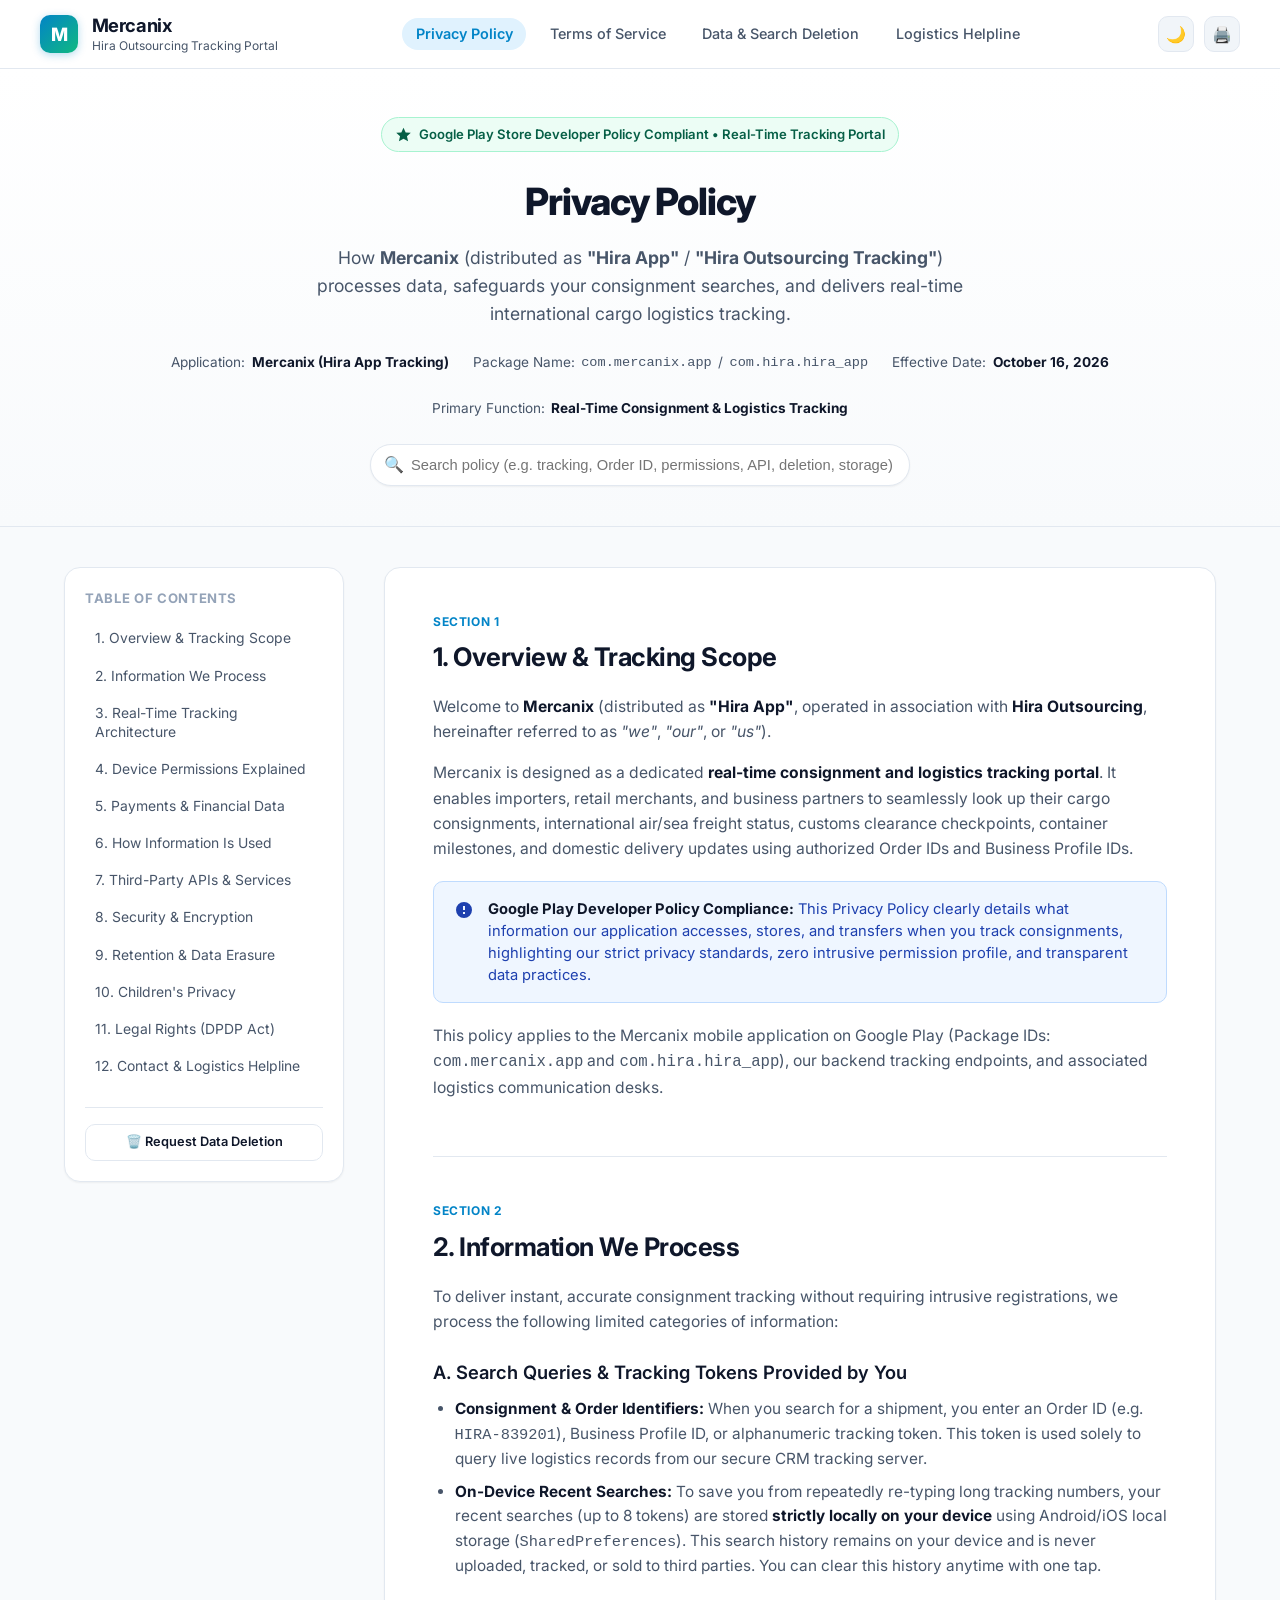
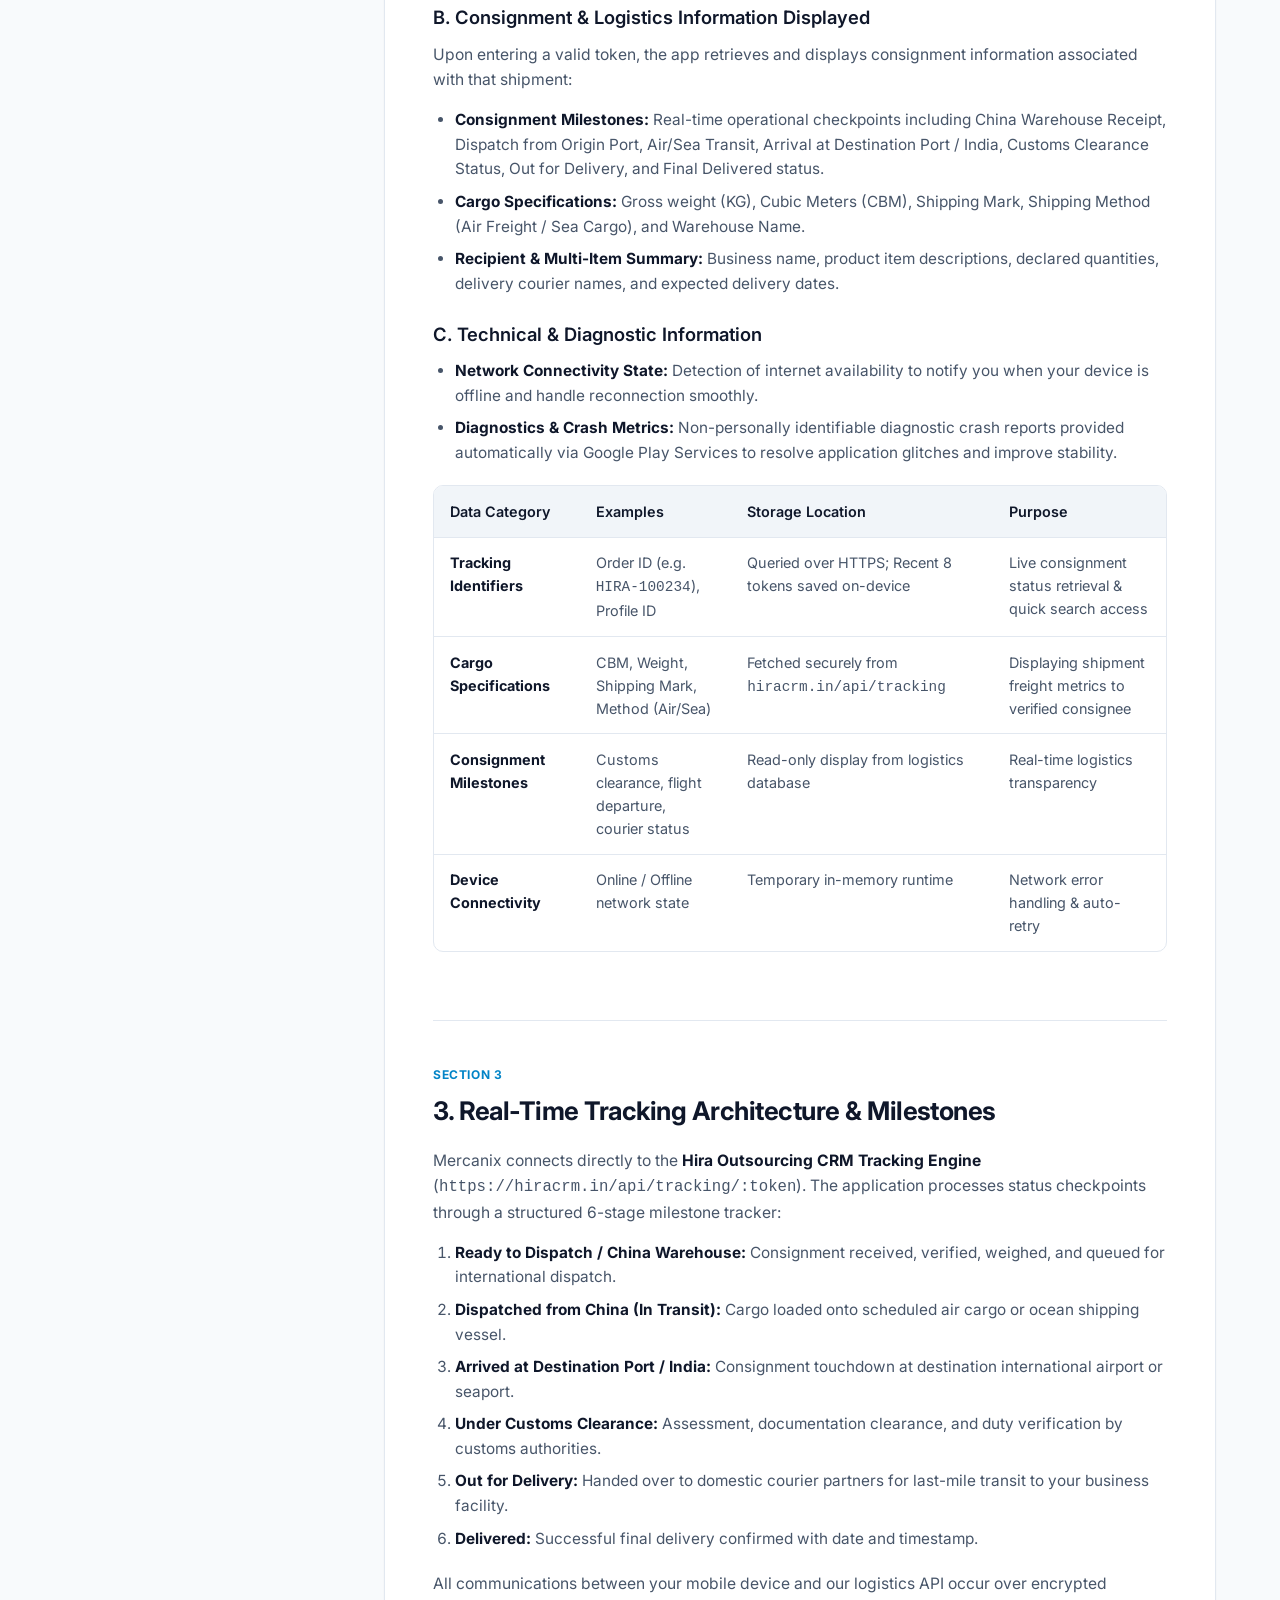
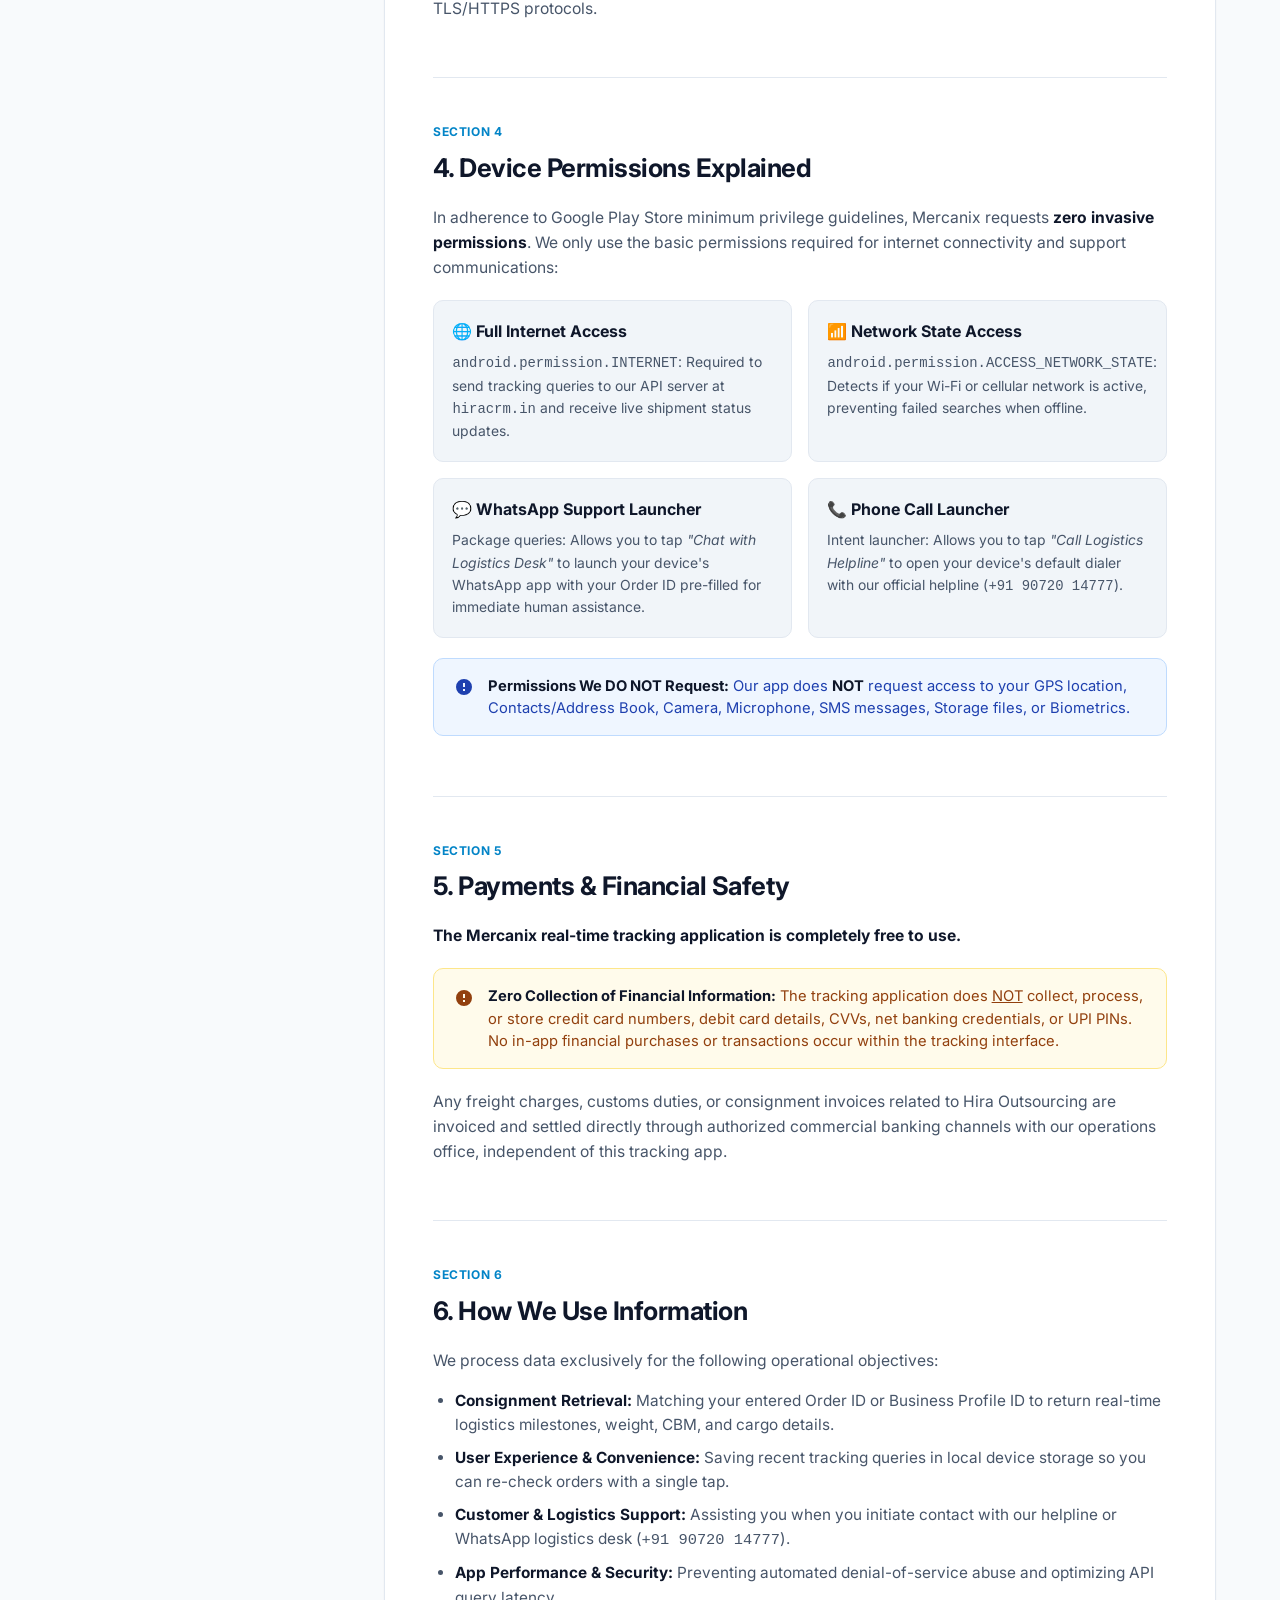
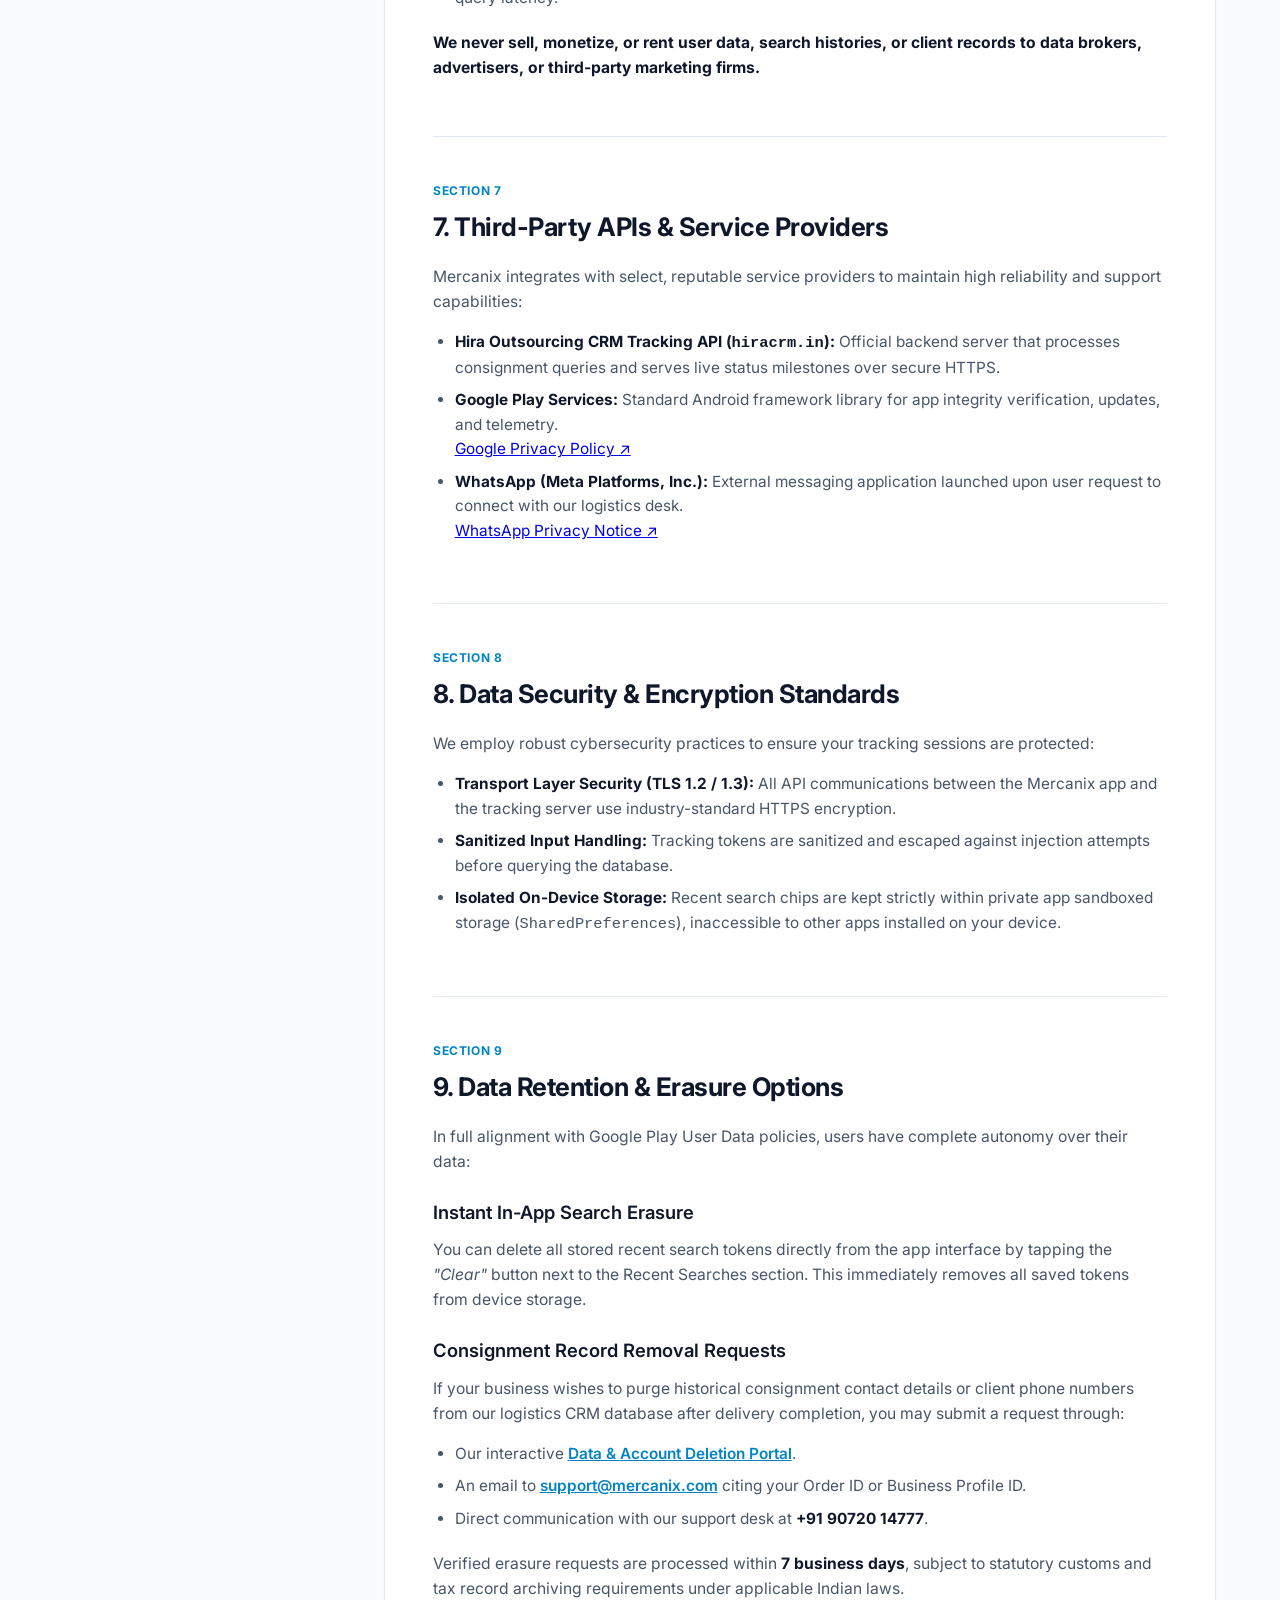
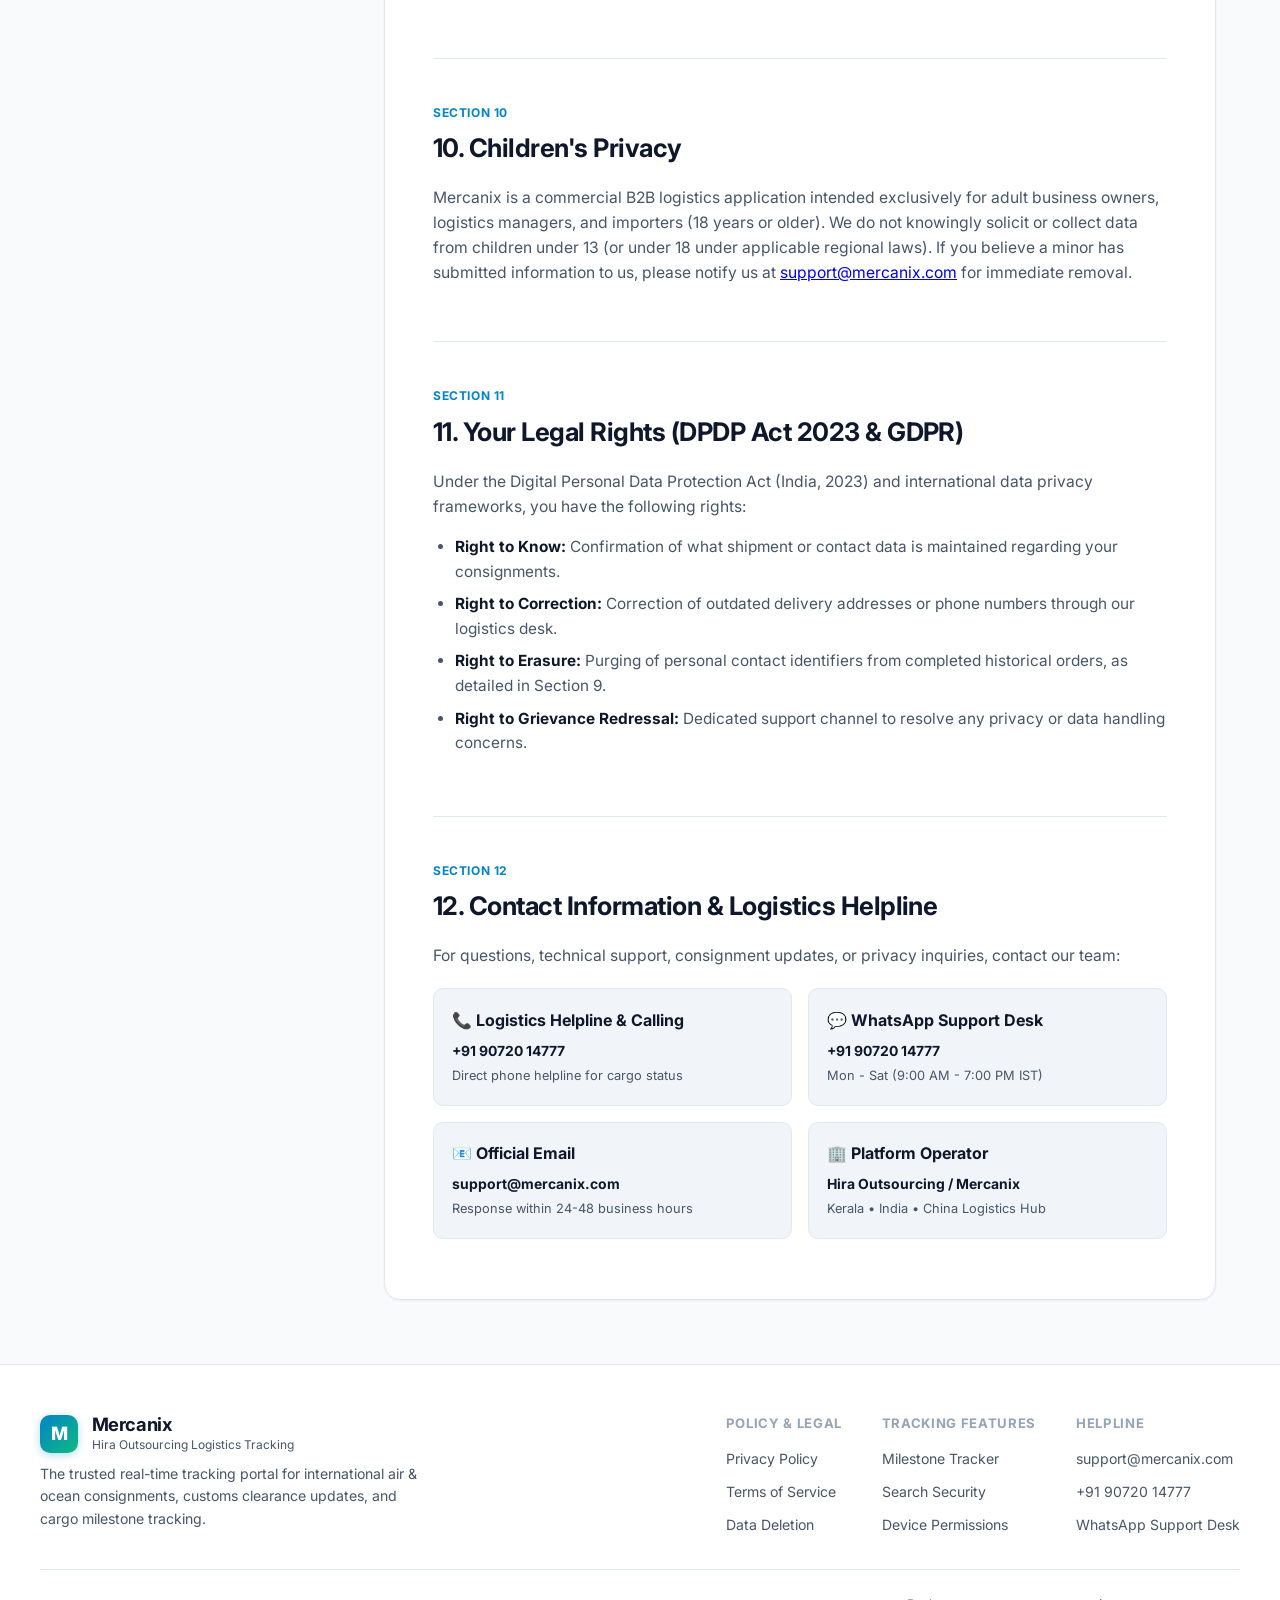
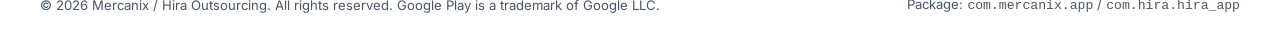
<file: index.html>
<!DOCTYPE html>
<html lang="en">
<head>
  <meta charset="UTF-8">
  <meta name="viewport" content="width=device-width, initial-scale=1.0">
  <title>Privacy Policy - Mercanix (Hira App) | Real-Time Logistics Tracking</title>
  <meta name="description" content="Official Privacy Policy for Mercanix / Hira App (Package: com.mercanix.app). Real-time international logistics, cargo consignment milestone tracking, data safety, and user rights.">
  <link rel="preconnect" href="https://fonts.googleapis.com">
  <link rel="preconnect" href="https://fonts.gstatic.com" crossorigin>
  <link href="https://fonts.googleapis.com/css2?family=Inter:wght@400;500;600;700;800&display=swap" rel="stylesheet">
  <link rel="stylesheet" href="style.css">
</head>
<body>
  <!-- Reading Progress Bar -->
  <div id="progress-bar"></div>

  <!-- Header Navigation -->
  <header class="site-header">
    <div class="header-container">
      <a href="index.html" class="brand-wrapper">
        <div class="brand-icon">M</div>
        <div class="brand-info">
          <h1>Mercanix</h1>
          <span>Hira Outsourcing Tracking Portal</span>
        </div>
      </a>

      <nav>
        <ul class="nav-menu">
          <li><a href="index.html" class="nav-link active">Privacy Policy</a></li>
          <li><a href="terms.html" class="nav-link">Terms of Service</a></li>
          <li><a href="deletion.html" class="nav-link">Data & Search Deletion</a></li>
          <li><a href="#contact" class="nav-link">Logistics Helpline</a></li>
        </ul>
      </nav>

      <div class="header-actions">
        <button id="theme-toggle" class="btn-icon" title="Toggle Dark/Light Mode" aria-label="Toggle Theme">
          🌙
        </button>
        <button onclick="window.print()" class="btn-icon" title="Print or Save as PDF" aria-label="Print Document">
          🖨️
        </button>
      </div>
    </div>
  </header>

  <!-- Hero Section -->
  <section class="hero-banner">
    <div class="hero-container">
      <div class="compliance-badge">
        <svg viewBox="0 0 20 20"><path d="M10 1l2.9 6.2 6.8.6-5.1 4.5 1.5 6.7-6.1-3.5-6.1 3.5 1.5-6.7-5.1-4.5 6.8-.6L10 1z"/></svg>
        Google Play Store Developer Policy Compliant &bull; Real-Time Tracking Portal
      </div>
      <h1 class="hero-title">Privacy Policy</h1>
      <p class="hero-subtitle">
        How <strong>Mercanix</strong> (distributed as <strong>"Hira App"</strong> / <strong>"Hira Outsourcing Tracking"</strong>) processes data, safeguards your consignment searches, and delivers real-time international cargo logistics tracking.
      </p>

      <div class="hero-meta-strip">
        <div class="meta-item">
          <span>Application:</span>
          <strong>Mercanix (Hira App Tracking)</strong>
        </div>
        <div class="meta-item">
          <span>Package Name:</span>
          <code>com.mercanix.app</code> / <code>com.hira.hira_app</code>
        </div>
        <div class="meta-item">
          <span>Effective Date:</span>
          <strong>October 16, 2026</strong>
        </div>
        <div class="meta-item">
          <span>Primary Function:</span>
          <strong>Real-Time Consignment & Logistics Tracking</strong>
        </div>
      </div>

      <!-- Quick Search / Filter Bar -->
      <div class="search-wrapper">
        <span class="search-icon">🔍</span>
        <input type="text" id="policy-search" class="search-input" placeholder="Search policy (e.g. tracking, Order ID, permissions, API, deletion, storage)...">
      </div>
    </div>
  </section>

  <!-- Main Content Layout -->
  <div class="main-wrapper">
    <!-- Sticky Table of Contents -->
    <aside class="toc-sidebar">
      <div class="toc-header">
        <span>Table of Contents</span>
      </div>
      <ul class="toc-list" id="toc-list">
        <li><a href="#introduction" class="toc-link">1. Overview & Tracking Scope</a></li>
        <li><a href="#information-we-collect" class="toc-link">2. Information We Process</a></li>
        <li><a href="#tracking-features" class="toc-link">3. Real-Time Tracking Architecture</a></li>
        <li><a href="#device-permissions" class="toc-link">4. Device Permissions Explained</a></li>
        <li><a href="#financial-data" class="toc-link">5. Payments & Financial Data</a></li>
        <li><a href="#how-we-use-data" class="toc-link">6. How Information Is Used</a></li>
        <li><a href="#third-party-services" class="toc-link">7. Third-Party APIs & Services</a></li>
        <li><a href="#security-storage" class="toc-link">8. Security & Encryption</a></li>
        <li><a href="#data-retention-deletion" class="toc-link">9. Retention & Data Erasure</a></li>
        <li><a href="#children-privacy" class="toc-link">10. Children's Privacy</a></li>
        <li><a href="#user-rights" class="toc-link">11. Legal Rights (DPDP Act)</a></li>
        <li><a href="#contact" class="toc-link">12. Contact & Logistics Helpline</a></li>
      </ul>

      <div style="margin-top: 1.5rem; padding-top: 1rem; border-top: 1px solid var(--border-color); text-align: center;">
        <a href="deletion.html" class="btn btn-outline" style="width: 100%; font-size: 0.8rem; padding: 0.45rem;">
          🗑️ Request Data Deletion
        </a>
      </div>
    </aside>

    <!-- Main Policy Content -->
    <article class="policy-content" id="policy-article">
      
      <!-- Section 1 -->
      <section id="introduction" class="policy-section">
        <span class="section-tag">Section 1</span>
        <h2>1. Overview & Tracking Scope</h2>
        <p>
          Welcome to <strong>Mercanix</strong> (distributed as <strong>"Hira App"</strong>, operated in association with <strong>Hira Outsourcing</strong>, hereinafter referred to as <em>"we"</em>, <em>"our"</em>, or <em>"us"</em>). 
        </p>
        <p>
          Mercanix is designed as a dedicated <strong>real-time consignment and logistics tracking portal</strong>. It enables importers, retail merchants, and business partners to seamlessly look up their cargo consignments, international air/sea freight status, customs clearance checkpoints, container milestones, and domestic delivery updates using authorized Order IDs and Business Profile IDs.
        </p>
        <div class="alert-box info">
          <svg viewBox="0 0 20 20"><path d="M10 2a8 8 0 100 16 8 8 0 000-16zm1 12H9v-2h2v2zm0-4H9V6h2v4z"/></svg>
          <div>
            <strong>Google Play Developer Policy Compliance:</strong>
            This Privacy Policy clearly details what information our application accesses, stores, and transfers when you track consignments, highlighting our strict privacy standards, zero intrusive permission profile, and transparent data practices.
          </div>
        </div>
        <p>
          This policy applies to the Mercanix mobile application on Google Play (Package IDs: <code>com.mercanix.app</code> and <code>com.hira.hira_app</code>), our backend tracking endpoints, and associated logistics communication desks.
        </p>
      </section>

      <!-- Section 2 -->
      <section id="information-we-collect" class="policy-section">
        <span class="section-tag">Section 2</span>
        <h2>2. Information We Process</h2>
        <p>
          To deliver instant, accurate consignment tracking without requiring intrusive registrations, we process the following limited categories of information:
        </p>

        <h3>A. Search Queries & Tracking Tokens Provided by You</h3>
        <ul>
          <li><strong>Consignment & Order Identifiers:</strong> When you search for a shipment, you enter an Order ID (e.g. <code>HIRA-839201</code>), Business Profile ID, or alphanumeric tracking token. This token is used solely to query live logistics records from our secure CRM tracking server.</li>
          <li><strong>On-Device Recent Searches:</strong> To save you from repeatedly re-typing long tracking numbers, your recent searches (up to 8 tokens) are stored <strong>strictly locally on your device</strong> using Android/iOS local storage (<code>SharedPreferences</code>). This search history remains on your device and is never uploaded, tracked, or sold to third parties. You can clear this history anytime with one tap.</li>
        </ul>

        <h3>B. Consignment & Logistics Information Displayed</h3>
        <p>
          Upon entering a valid token, the app retrieves and displays consignment information associated with that shipment:
        </p>
        <ul>
          <li><strong>Consignment Milestones:</strong> Real-time operational checkpoints including China Warehouse Receipt, Dispatch from Origin Port, Air/Sea Transit, Arrival at Destination Port / India, Customs Clearance Status, Out for Delivery, and Final Delivered status.</li>
          <li><strong>Cargo Specifications:</strong> Gross weight (KG), Cubic Meters (CBM), Shipping Mark, Shipping Method (Air Freight / Sea Cargo), and Warehouse Name.</li>
          <li><strong>Recipient & Multi-Item Summary:</strong> Business name, product item descriptions, declared quantities, delivery courier names, and expected delivery dates.</li>
        </ul>

        <h3>C. Technical & Diagnostic Information</h3>
        <ul>
          <li><strong>Network Connectivity State:</strong> Detection of internet availability to notify you when your device is offline and handle reconnection smoothly.</li>
          <li><strong>Diagnostics & Crash Metrics:</strong> Non-personally identifiable diagnostic crash reports provided automatically via Google Play Services to resolve application glitches and improve stability.</li>
        </ul>

        <div class="data-table-container">
          <table class="data-table">
            <thead>
              <tr>
                <th>Data Category</th>
                <th>Examples</th>
                <th>Storage Location</th>
                <th>Purpose</th>
              </tr>
            </thead>
            <tbody>
              <tr>
                <td><strong>Tracking Identifiers</strong></td>
                <td>Order ID (e.g. <code>HIRA-100234</code>), Profile ID</td>
                <td>Queried over HTTPS; Recent 8 tokens saved on-device</td>
                <td>Live consignment status retrieval & quick search access</td>
              </tr>
              <tr>
                <td><strong>Cargo Specifications</strong></td>
                <td>CBM, Weight, Shipping Mark, Method (Air/Sea)</td>
                <td>Fetched securely from <code>hiracrm.in/api/tracking</code></td>
                <td>Displaying shipment freight metrics to verified consignee</td>
              </tr>
              <tr>
                <td><strong>Consignment Milestones</strong></td>
                <td>Customs clearance, flight departure, courier status</td>
                <td>Read-only display from logistics database</td>
                <td>Real-time logistics transparency</td>
              </tr>
              <tr>
                <td><strong>Device Connectivity</strong></td>
                <td>Online / Offline network state</td>
                <td>Temporary in-memory runtime</td>
                <td>Network error handling & auto-retry</td>
              </tr>
            </tbody>
          </table>
        </div>
      </section>

      <!-- Section 3 -->
      <section id="tracking-features" class="policy-section">
        <span class="section-tag">Section 3</span>
        <h2>3. Real-Time Tracking Architecture & Milestones</h2>
        <p>
          Mercanix connects directly to the <strong>Hira Outsourcing CRM Tracking Engine</strong> (<code>https://hiracrm.in/api/tracking/:token</code>). The application processes status checkpoints through a structured 6-stage milestone tracker:
        </p>
        <ol>
          <li><strong>Ready to Dispatch / China Warehouse:</strong> Consignment received, verified, weighed, and queued for international dispatch.</li>
          <li><strong>Dispatched from China (In Transit):</strong> Cargo loaded onto scheduled air cargo or ocean shipping vessel.</li>
          <li><strong>Arrived at Destination Port / India:</strong> Consignment touchdown at destination international airport or seaport.</li>
          <li><strong>Under Customs Clearance:</strong> Assessment, documentation clearance, and duty verification by customs authorities.</li>
          <li><strong>Out for Delivery:</strong> Handed over to domestic courier partners for last-mile transit to your business facility.</li>
          <li><strong>Delivered:</strong> Successful final delivery confirmed with date and timestamp.</li>
        </ol>
        <p>
          All communications between your mobile device and our logistics API occur over encrypted TLS/HTTPS protocols.
        </p>
      </section>

      <!-- Section 4 -->
      <section id="device-permissions" class="policy-section">
        <span class="section-tag">Section 4</span>
        <h2>4. Device Permissions Explained</h2>
        <p>
          In adherence to Google Play Store minimum privilege guidelines, Mercanix requests <strong>zero invasive permissions</strong>. We only use the basic permissions required for internet connectivity and support communications:
        </p>

        <div class="cards-grid">
          <div class="feature-card">
            <h4>🌐 Full Internet Access</h4>
            <p><code>android.permission.INTERNET</code>: Required to send tracking queries to our API server at <code>hiracrm.in</code> and receive live shipment status updates.</p>
          </div>
          <div class="feature-card">
            <h4>📶 Network State Access</h4>
            <p><code>android.permission.ACCESS_NETWORK_STATE</code>: Detects if your Wi-Fi or cellular network is active, preventing failed searches when offline.</p>
          </div>
          <div class="feature-card">
            <h4>💬 WhatsApp Support Launcher</h4>
            <p>Package queries: Allows you to tap <em>"Chat with Logistics Desk"</em> to launch your device's WhatsApp app with your Order ID pre-filled for immediate human assistance.</p>
          </div>
          <div class="feature-card">
            <h4>📞 Phone Call Launcher</h4>
            <p>Intent launcher: Allows you to tap <em>"Call Logistics Helpline"</em> to open your device's default dialer with our official helpline (<code>+91 90720 14777</code>).</p>
          </div>
        </div>

        <div class="alert-box info" style="margin-top: 1rem;">
          <svg viewBox="0 0 20 20"><path d="M10 2a8 8 0 100 16 8 8 0 000-16zm1 12H9v-2h2v2zm0-4H9V6h2v4z"/></svg>
          <div>
            <strong>Permissions We DO NOT Request:</strong>
            Our app does <strong>NOT</strong> request access to your GPS location, Contacts/Address Book, Camera, Microphone, SMS messages, Storage files, or Biometrics.
          </div>
        </div>
      </section>

      <!-- Section 5 -->
      <section id="financial-data" class="policy-section">
        <span class="section-tag">Section 5</span>
        <h2>5. Payments & Financial Safety</h2>
        <p>
          <strong>The Mercanix real-time tracking application is completely free to use.</strong>
        </p>
        <div class="alert-box warning">
          <svg viewBox="0 0 20 20"><path d="M10 2a8 8 0 100 16 8 8 0 000-16zm1 12H9v-2h2v2zm0-4H9V6h2v4z"/></svg>
          <div>
            <strong>Zero Collection of Financial Information:</strong>
            The tracking application does <u>NOT</u> collect, process, or store credit card numbers, debit card details, CVVs, net banking credentials, or UPI PINs. No in-app financial purchases or transactions occur within the tracking interface.
          </div>
        </div>
        <p>
          Any freight charges, customs duties, or consignment invoices related to Hira Outsourcing are invoiced and settled directly through authorized commercial banking channels with our operations office, independent of this tracking app.
        </p>
      </section>

      <!-- Section 6 -->
      <section id="how-we-use-data" class="policy-section">
        <span class="section-tag">Section 6</span>
        <h2>6. How We Use Information</h2>
        <p>We process data exclusively for the following operational objectives:</p>
        <ul>
          <li><strong>Consignment Retrieval:</strong> Matching your entered Order ID or Business Profile ID to return real-time logistics milestones, weight, CBM, and cargo details.</li>
          <li><strong>User Experience & Convenience:</strong> Saving recent tracking queries in local device storage so you can re-check orders with a single tap.</li>
          <li><strong>Customer & Logistics Support:</strong> Assisting you when you initiate contact with our helpline or WhatsApp logistics desk (<code>+91 90720 14777</code>).</li>
          <li><strong>App Performance & Security:</strong> Preventing automated denial-of-service abuse and optimizing API query latency.</li>
        </ul>
        <p>
          <strong>We never sell, monetize, or rent user data, search histories, or client records to data brokers, advertisers, or third-party marketing firms.</strong>
        </p>
      </section>

      <!-- Section 7 -->
      <section id="third-party-services" class="policy-section">
        <span class="section-tag">Section 7</span>
        <h2>7. Third-Party APIs & Service Providers</h2>
        <p>
          Mercanix integrates with select, reputable service providers to maintain high reliability and support capabilities:
        </p>
        <ul>
          <li>
            <strong>Hira Outsourcing CRM Tracking API (<code>hiracrm.in</code>):</strong>
            Official backend server that processes consignment queries and serves live status milestones over secure HTTPS.
          </li>
          <li>
            <strong>Google Play Services:</strong>
            Standard Android framework library for app integrity verification, updates, and telemetry.
            <br><a href="https://policies.google.com/privacy" target="_blank" rel="noopener noreferrer">Google Privacy Policy ↗</a>
          </li>
          <li>
            <strong>WhatsApp (Meta Platforms, Inc.):</strong>
            External messaging application launched upon user request to connect with our logistics desk.
            <br><a href="https://www.whatsapp.com/legal/privacy-policy" target="_blank" rel="noopener noreferrer">WhatsApp Privacy Notice ↗</a>
          </li>
        </ul>
      </section>

      <!-- Section 8 -->
      <section id="security-storage" class="policy-section">
        <span class="section-tag">Section 8</span>
        <h2>8. Data Security & Encryption Standards</h2>
        <p>
          We employ robust cybersecurity practices to ensure your tracking sessions are protected:
        </p>
        <ul>
          <li><strong>Transport Layer Security (TLS 1.2 / 1.3):</strong> All API communications between the Mercanix app and the tracking server use industry-standard HTTPS encryption.</li>
          <li><strong>Sanitized Input Handling:</strong> Tracking tokens are sanitized and escaped against injection attempts before querying the database.</li>
          <li><strong>Isolated On-Device Storage:</strong> Recent search chips are kept strictly within private app sandboxed storage (<code>SharedPreferences</code>), inaccessible to other apps installed on your device.</li>
        </ul>
      </section>

      <!-- Section 9 -->
      <section id="data-retention-deletion" class="policy-section">
        <span class="section-tag">Section 9</span>
        <h2>9. Data Retention & Erasure Options</h2>
        <p>
          In full alignment with Google Play User Data policies, users have complete autonomy over their data:
        </p>

        <h3>Instant In-App Search Erasure</h3>
        <p>
          You can delete all stored recent search tokens directly from the app interface by tapping the <em>"Clear"</em> button next to the Recent Searches section. This immediately removes all saved tokens from device storage.
        </p>

        <h3>Consignment Record Removal Requests</h3>
        <p>
          If your business wishes to purge historical consignment contact details or client phone numbers from our logistics CRM database after delivery completion, you may submit a request through:
        </p>
        <ul>
          <li>Our interactive <a href="deletion.html" style="color: var(--primary); font-weight: 600;">Data & Account Deletion Portal</a>.</li>
          <li>An email to <a href="mailto:support@mercanix.com?subject=Data%20Deletion%20Request" style="color: var(--primary); font-weight: 600;">support@mercanix.com</a> citing your Order ID or Business Profile ID.</li>
          <li>Direct communication with our support desk at <strong>+91 90720 14777</strong>.</li>
        </ul>
        <p>
          Verified erasure requests are processed within <strong>7 business days</strong>, subject to statutory customs and tax record archiving requirements under applicable Indian laws.
        </p>
      </section>

      <!-- Section 10 -->
      <section id="children-privacy" class="policy-section">
        <span class="section-tag">Section 10</span>
        <h2>10. Children's Privacy</h2>
        <p>
          Mercanix is a commercial B2B logistics application intended exclusively for adult business owners, logistics managers, and importers (18 years or older). We do not knowingly solicit or collect data from children under 13 (or under 18 under applicable regional laws). If you believe a minor has submitted information to us, please notify us at <a href="mailto:support@mercanix.com">support@mercanix.com</a> for immediate removal.
        </p>
      </section>

      <!-- Section 11 -->
      <section id="user-rights" class="policy-section">
        <span class="section-tag">Section 11</span>
        <h2>11. Your Legal Rights (DPDP Act 2023 & GDPR)</h2>
        <p>
          Under the Digital Personal Data Protection Act (India, 2023) and international data privacy frameworks, you have the following rights:
        </p>
        <ul>
          <li><strong>Right to Know:</strong> Confirmation of what shipment or contact data is maintained regarding your consignments.</li>
          <li><strong>Right to Correction:</strong> Correction of outdated delivery addresses or phone numbers through our logistics desk.</li>
          <li><strong>Right to Erasure:</strong> Purging of personal contact identifiers from completed historical orders, as detailed in Section 9.</li>
          <li><strong>Right to Grievance Redressal:</strong> Dedicated support channel to resolve any privacy or data handling concerns.</li>
        </ul>
      </section>

      <!-- Section 12 -->
      <section id="contact" class="policy-section">
        <span class="section-tag">Section 12</span>
        <h2>12. Contact Information & Logistics Helpline</h2>
        <p>
          For questions, technical support, consignment updates, or privacy inquiries, contact our team:
        </p>

        <div class="cards-grid">
          <div class="feature-card">
            <h4>📞 Logistics Helpline & Calling</h4>
            <p><strong>+91 90720 14777</strong></p>
            <p style="font-size: 0.8rem; margin-top: 0.25rem;">Direct phone helpline for cargo status</p>
          </div>
          <div class="feature-card">
            <h4>💬 WhatsApp Support Desk</h4>
            <p><strong>+91 90720 14777</strong></p>
            <p style="font-size: 0.8rem; margin-top: 0.25rem;">Mon - Sat (9:00 AM - 7:00 PM IST)</p>
          </div>
          <div class="feature-card">
            <h4>📧 Official Email</h4>
            <p><strong>support@mercanix.com</strong></p>
            <p style="font-size: 0.8rem; margin-top: 0.25rem;">Response within 24-48 business hours</p>
          </div>
          <div class="feature-card">
            <h4>🏢 Platform Operator</h4>
            <p><strong>Hira Outsourcing / Mercanix</strong></p>
            <p style="font-size: 0.8rem; margin-top: 0.25rem;">Kerala &bull; India &bull; China Logistics Hub</p>
          </div>
        </div>
      </section>

    </article>
  </div>

  <!-- Footer -->
  <footer class="site-footer">
    <div class="footer-container">
      <div class="footer-top">
        <div class="footer-brand">
          <div class="brand-wrapper">
            <div class="brand-icon">M</div>
            <div class="brand-info">
              <h1>Mercanix</h1>
              <span>Hira Outsourcing Logistics Tracking</span>
            </div>
          </div>
          <p>
            The trusted real-time tracking portal for international air & ocean consignments, customs clearance updates, and cargo milestone tracking.
          </p>
        </div>

        <div class="footer-links">
          <div class="footer-col">
            <h5>Policy & Legal</h5>
            <ul>
              <li><a href="index.html">Privacy Policy</a></li>
              <li><a href="terms.html">Terms of Service</a></li>
              <li><a href="deletion.html">Data Deletion</a></li>
            </ul>
          </div>
          <div class="footer-col">
            <h5>Tracking Features</h5>
            <ul>
              <li><a href="#tracking-features">Milestone Tracker</a></li>
              <li><a href="#information-we-collect">Search Security</a></li>
              <li><a href="#device-permissions">Device Permissions</a></li>
            </ul>
          </div>
          <div class="footer-col">
            <h5>Helpline</h5>
            <ul>
              <li><a href="mailto:support@mercanix.com">support@mercanix.com</a></li>
              <li><a href="tel:+919072014777">+91 90720 14777</a></li>
              <li><a href="https://wa.me/919072014777" target="_blank" rel="noopener">WhatsApp Support Desk</a></li>
            </ul>
          </div>
        </div>
      </div>

      <div class="footer-bottom">
        <div>
          &copy; 2026 Mercanix / Hira Outsourcing. All rights reserved. Google Play is a trademark of Google LLC.
        </div>
        <div>
          Package: <code>com.mercanix.app</code> / <code>com.hira.hira_app</code>
        </div>
      </div>
    </div>
  </footer>

  <!-- Script for UI Interactions -->
  <script>
    // 1. Reading Progress Bar
    window.addEventListener('scroll', () => {
      const winScroll = document.documentElement.scrollTop;
      const height = document.documentElement.scrollHeight - document.documentElement.clientHeight;
      const scrolled = (winScroll / height) * 100;
      const bar = document.getElementById('progress-bar');
      if (bar) bar.style.width = scrolled + '%';
    });

    // 2. Dark / Light Theme Toggle
    const themeToggleBtn = document.getElementById('theme-toggle');
    const savedTheme = localStorage.getItem('mercanix_theme') || (window.matchMedia('(prefers-color-scheme: dark)').matches ? 'dark' : 'light');
    document.documentElement.setAttribute('data-theme', savedTheme);
    updateThemeIcon(savedTheme);

    themeToggleBtn.addEventListener('click', () => {
      const currentTheme = document.documentElement.getAttribute('data-theme');
      const newTheme = currentTheme === 'dark' ? 'light' : 'dark';
      document.documentElement.setAttribute('data-theme', newTheme);
      localStorage.setItem('mercanix_theme', newTheme);
      updateThemeIcon(newTheme);
    });

    function updateThemeIcon(theme) {
      if (themeToggleBtn) {
        themeToggleBtn.innerHTML = theme === 'dark' ? '☀️' : '🌙';
      }
    }

    // 3. Table of Contents Scroll-Spy
    const sections = document.querySelectorAll('.policy-section');
    const tocLinks = document.querySelectorAll('.toc-link');

    window.addEventListener('scroll', () => {
      let currentSectionId = '';
      sections.forEach(section => {
        const sectionTop = section.offsetTop - 120;
        if (pageYOffset >= sectionTop) {
          currentSectionId = section.getAttribute('id');
        }
      });

      tocLinks.forEach(link => {
        link.classList.remove('active');
        if (link.getAttribute('href') === '#' + currentSectionId) {
          link.classList.add('active');
        }
      });
    });

    // 4. Quick Policy Search / Filter
    const searchInput = document.getElementById('policy-search');
    if (searchInput) {
      searchInput.addEventListener('input', (e) => {
        const query = e.target.value.toLowerCase().trim();
        sections.forEach(section => {
          if (!query) {
            section.style.display = '';
            return;
          }
          const text = section.innerText.toLowerCase();
          if (text.includes(query)) {
            section.style.display = '';
          } else {
            section.style.display = 'none';
          }
        });
      });
    }
  </script>
</body>
</html>
</file>
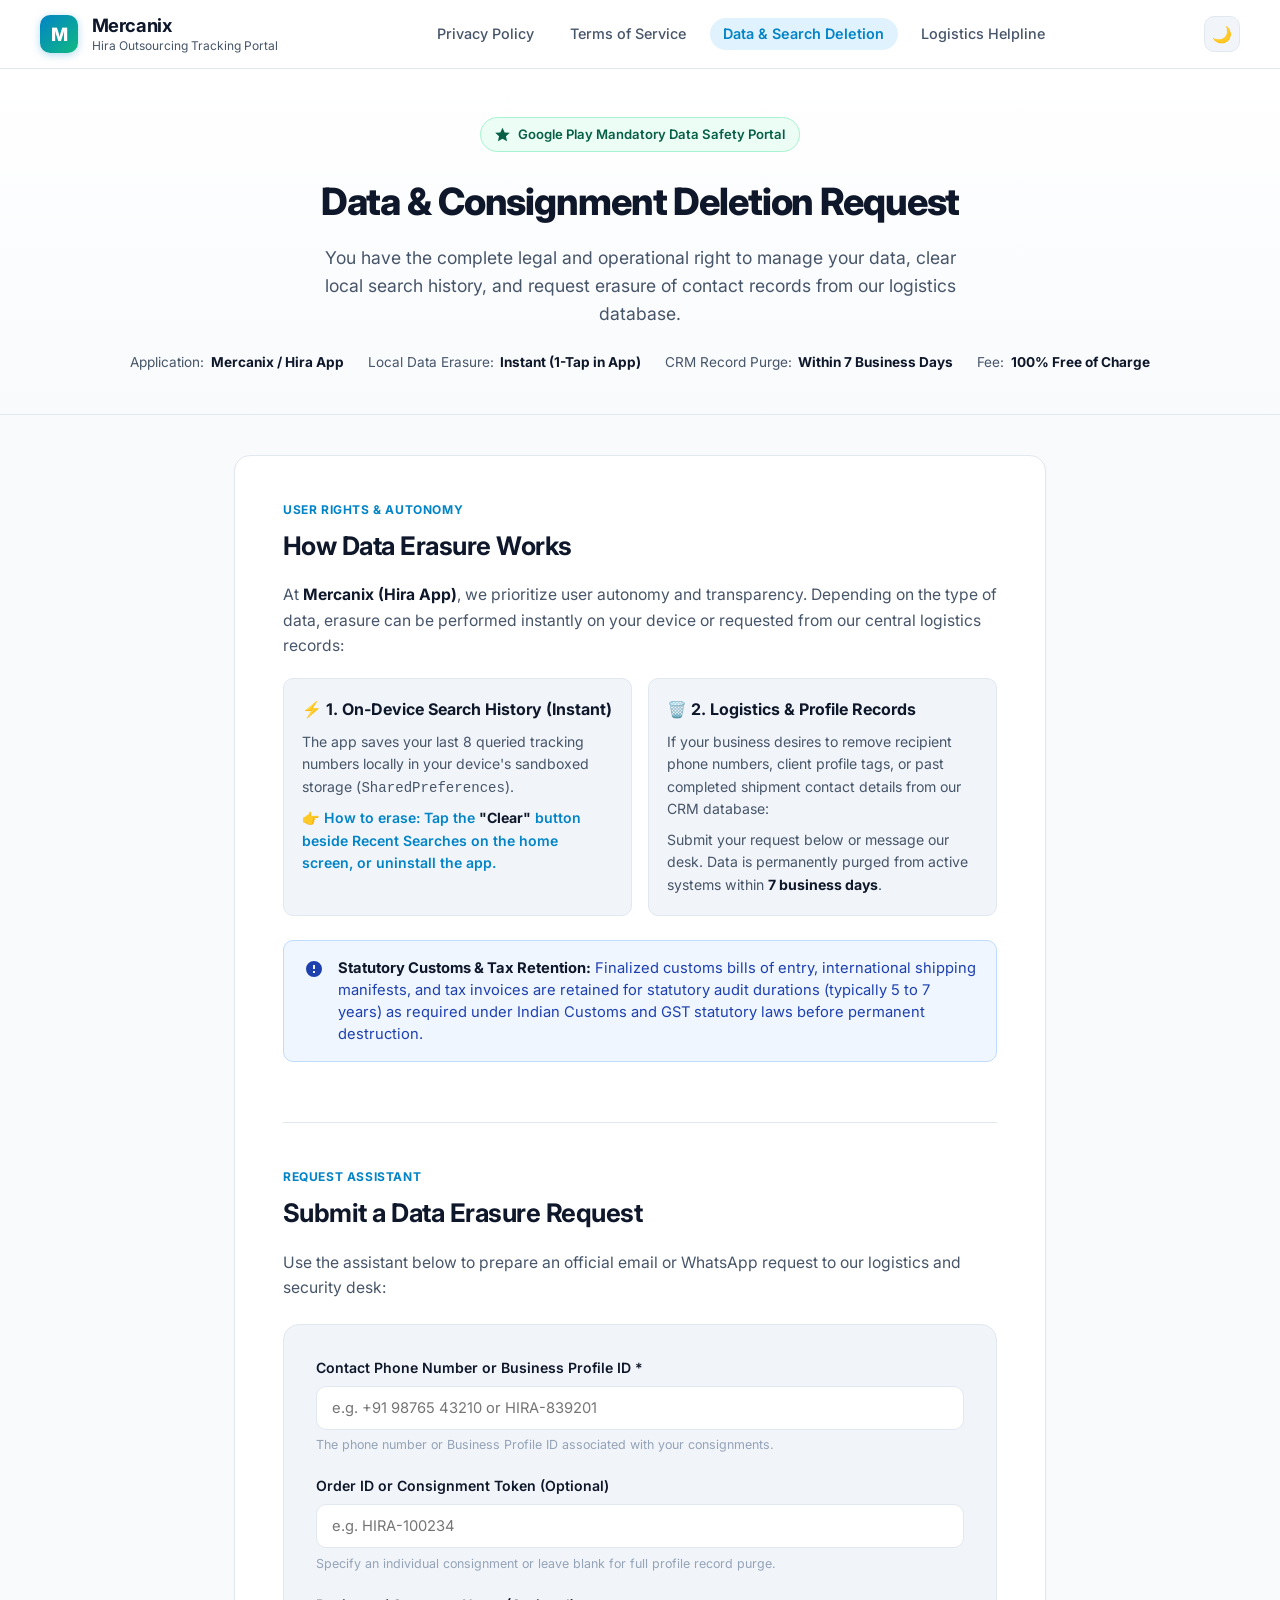
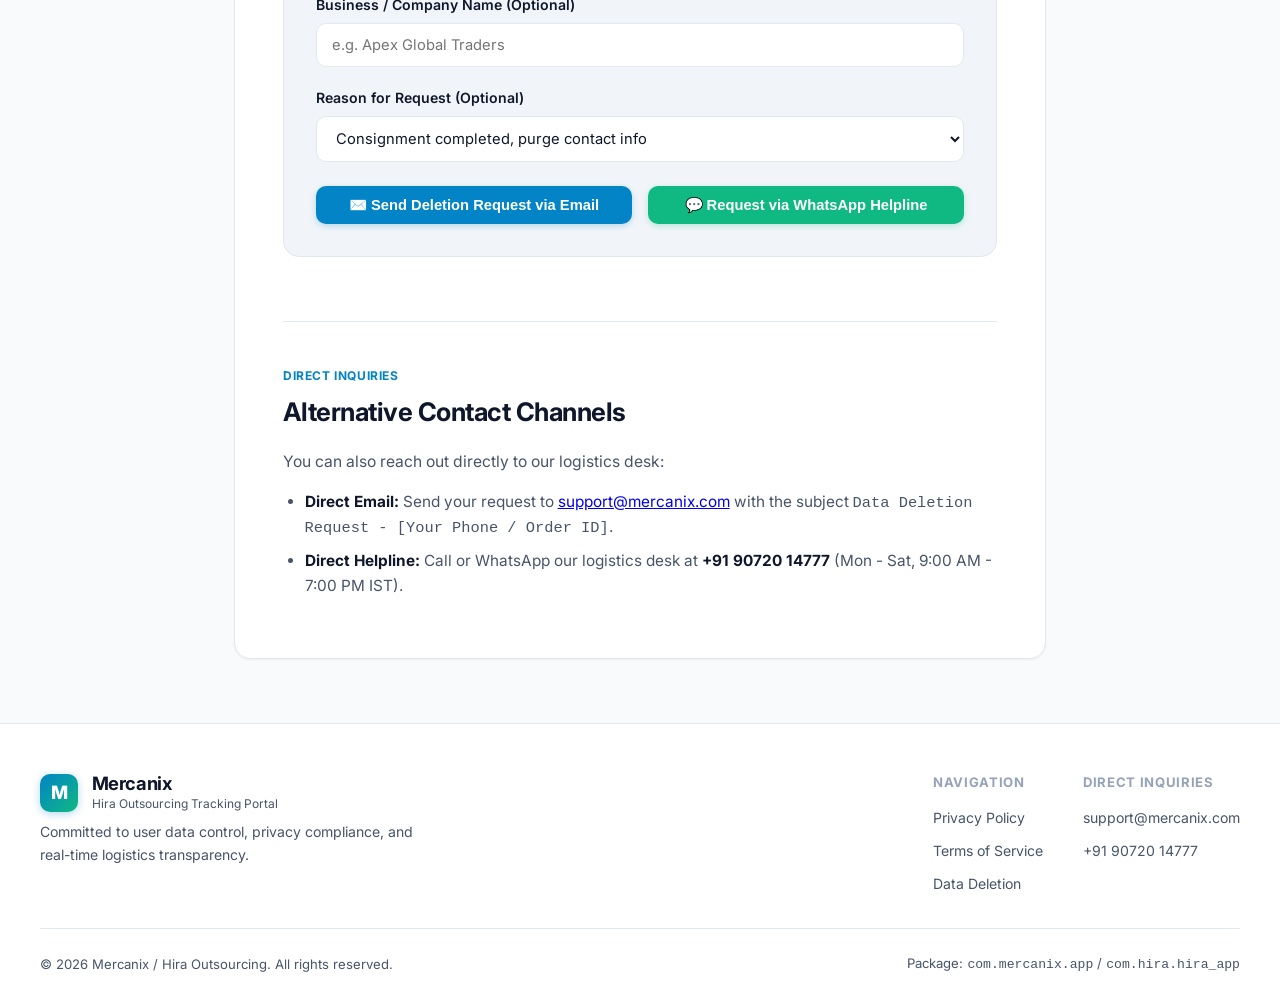
<file: deletion.html>
<!DOCTYPE html>
<html lang="en">
<head>
  <meta charset="UTF-8">
  <meta name="viewport" content="width=device-width, initial-scale=1.0">
  <title>Data & Account Deletion Request - Mercanix (Hira App)</title>
  <meta name="description" content="Official Data, Search History & Consignment Record Deletion Portal for Mercanix / Hira App. Google Play Store compliant data safety portal.">
  <link rel="preconnect" href="https://fonts.googleapis.com">
  <link rel="preconnect" href="https://fonts.gstatic.com" crossorigin>
  <link href="https://fonts.googleapis.com/css2?family=Inter:wght@400;500;600;700;800&display=swap" rel="stylesheet">
  <link rel="stylesheet" href="style.css">
</head>
<body>
  <!-- Header Navigation -->
  <header class="site-header">
    <div class="header-container">
      <a href="index.html" class="brand-wrapper">
        <div class="brand-icon">M</div>
        <div class="brand-info">
          <h1>Mercanix</h1>
          <span>Hira Outsourcing Tracking Portal</span>
        </div>
      </a>

      <nav>
        <ul class="nav-menu">
          <li><a href="index.html" class="nav-link">Privacy Policy</a></li>
          <li><a href="terms.html" class="nav-link">Terms of Service</a></li>
          <li><a href="deletion.html" class="nav-link active">Data & Search Deletion</a></li>
          <li><a href="index.html#contact" class="nav-link">Logistics Helpline</a></li>
        </ul>
      </nav>

      <div class="header-actions">
        <button id="theme-toggle" class="btn-icon" title="Toggle Dark/Light Mode" aria-label="Toggle Theme">
          🌙
        </button>
      </div>
    </div>
  </header>

  <!-- Hero Section -->
  <section class="hero-banner">
    <div class="hero-container">
      <div class="compliance-badge">
        <svg viewBox="0 0 20 20"><path d="M10 1l2.9 6.2 6.8.6-5.1 4.5 1.5 6.7-6.1-3.5-6.1 3.5 1.5-6.7-5.1-4.5 6.8-.6L10 1z"/></svg>
        Google Play Mandatory Data Safety Portal
      </div>
      <h1 class="hero-title">Data & Consignment Deletion Request</h1>
      <p class="hero-subtitle">
        You have the complete legal and operational right to manage your data, clear local search history, and request erasure of contact records from our logistics database.
      </p>

      <div class="hero-meta-strip">
        <div class="meta-item">
          <span>Application:</span>
          <strong>Mercanix / Hira App</strong>
        </div>
        <div class="meta-item">
          <span>Local Data Erasure:</span>
          <strong>Instant (1-Tap in App)</strong>
        </div>
        <div class="meta-item">
          <span>CRM Record Purge:</span>
          <strong>Within 7 Business Days</strong>
        </div>
        <div class="meta-item">
          <span>Fee:</span>
          <strong>100% Free of Charge</strong>
        </div>
      </div>
    </div>
  </section>

  <!-- Main Container -->
  <div class="main-wrapper" style="grid-template-columns: 1fr; max-width: 860px;">
    <article class="policy-content">
      
      <section class="policy-section">
        <span class="section-tag">User Rights & Autonomy</span>
        <h2>How Data Erasure Works</h2>
        <p>
          At <strong>Mercanix (Hira App)</strong>, we prioritize user autonomy and transparency. Depending on the type of data, erasure can be performed instantly on your device or requested from our central logistics records:
        </p>

        <div class="cards-grid">
          <div class="feature-card">
            <h4>⚡ 1. On-Device Search History (Instant)</h4>
            <p style="font-size: 0.88rem; margin-top: 0.5rem;">
              The app saves your last 8 queried tracking numbers locally in your device's sandboxed storage (<code>SharedPreferences</code>).
            </p>
            <p style="font-size: 0.88rem; margin-top: 0.5rem; color: var(--primary); font-weight: 600;">
              👉 How to erase: Tap the <strong>"Clear"</strong> button beside Recent Searches on the home screen, or uninstall the app.
            </p>
          </div>

          <div class="feature-card">
            <h4>🗑️ 2. Logistics & Profile Records</h4>
            <p style="font-size: 0.88rem; margin-top: 0.5rem;">
              If your business desires to remove recipient phone numbers, client profile tags, or past completed shipment contact details from our CRM database:
            </p>
            <p style="font-size: 0.88rem; margin-top: 0.5rem;">
              Submit your request below or message our desk. Data is permanently purged from active systems within <strong>7 business days</strong>.
            </p>
          </div>
        </div>

        <div class="alert-box info" style="margin-top: 1.5rem;">
          <svg viewBox="0 0 20 20"><path d="M10 2a8 8 0 100 16 8 8 0 000-16zm1 12H9v-2h2v2zm0-4H9V6h2v4z"/></svg>
          <div>
            <strong>Statutory Customs & Tax Retention:</strong>
            Finalized customs bills of entry, international shipping manifests, and tax invoices are retained for statutory audit durations (typically 5 to 7 years) as required under Indian Customs and GST statutory laws before permanent destruction.
          </div>
        </div>
      </section>

      <!-- Interactive Deletion Form -->
      <section class="policy-section">
        <span class="section-tag">Request Assistant</span>
        <h2>Submit a Data Erasure Request</h2>
        <p>
          Use the assistant below to prepare an official email or WhatsApp request to our logistics and security desk:
        </p>

        <div class="deletion-form-card">
          <form id="deletion-form" onsubmit="handleDeletionSubmit(event)">
            <div class="form-group">
              <label class="form-label" for="phone-number">Contact Phone Number or Business Profile ID *</label>
              <input 
                type="text" 
                id="phone-number" 
                class="form-input" 
                placeholder="e.g. +91 98765 43210 or HIRA-839201" 
                required
              >
              <div class="form-hint">The phone number or Business Profile ID associated with your consignments.</div>
            </div>

            <div class="form-group">
              <label class="form-label" for="order-id">Order ID or Consignment Token (Optional)</label>
              <input 
                type="text" 
                id="order-id" 
                class="form-input" 
                placeholder="e.g. HIRA-100234" 
              >
              <div class="form-hint">Specify an individual consignment or leave blank for full profile record purge.</div>
            </div>

            <div class="form-group">
              <label class="form-label" for="business-name">Business / Company Name (Optional)</label>
              <input 
                type="text" 
                id="business-name" 
                class="form-input" 
                placeholder="e.g. Apex Global Traders"
              >
            </div>

            <div class="form-group">
              <label class="form-label" for="deletion-reason">Reason for Request (Optional)</label>
              <select id="deletion-reason" class="form-select">
                <option value="Consignment completed, purge contact info">Consignment completed, purge contact info</option>
                <option value="Business account closure">Business account closure</option>
                <option value="Updated contact person / phone">Updated contact person / phone</option>
                <option value="Privacy preference">Privacy preference</option>
                <option value="Other">Other / Prefer not to say</option>
              </select>
            </div>

            <div style="display: flex; gap: 1rem; flex-wrap: wrap; margin-top: 1.5rem;">
              <button type="submit" class="btn btn-primary" style="flex: 1; min-width: 240px;">
                ✉️ Send Deletion Request via Email
              </button>
              <button type="button" onclick="openWhatsAppDeletion()" class="btn btn-accent" style="flex: 1; min-width: 240px;">
                💬 Request via WhatsApp Helpline
              </button>
            </div>
          </form>
        </div>
      </section>

      <!-- Alternative Methods -->
      <section class="policy-section">
        <span class="section-tag">Direct Inquiries</span>
        <h2>Alternative Contact Channels</h2>
        <p>You can also reach out directly to our logistics desk:</p>
        <ul>
          <li><strong>Direct Email:</strong> Send your request to <a href="mailto:support@mercanix.com">support@mercanix.com</a> with the subject <code>Data Deletion Request - [Your Phone / Order ID]</code>.</li>
          <li><strong>Direct Helpline:</strong> Call or WhatsApp our logistics desk at <strong>+91 90720 14777</strong> (Mon - Sat, 9:00 AM - 7:00 PM IST).</li>
        </ul>
      </section>

    </article>
  </div>

  <!-- Footer -->
  <footer class="site-footer">
    <div class="footer-container">
      <div class="footer-top">
        <div class="footer-brand">
          <div class="brand-wrapper">
            <div class="brand-icon">M</div>
            <div class="brand-info">
              <h1>Mercanix</h1>
              <span>Hira Outsourcing Tracking Portal</span>
            </div>
          </div>
          <p>
            Committed to user data control, privacy compliance, and real-time logistics transparency.
          </p>
        </div>

        <div class="footer-links">
          <div class="footer-col">
            <h5>Navigation</h5>
            <ul>
              <li><a href="index.html">Privacy Policy</a></li>
              <li><a href="terms.html">Terms of Service</a></li>
              <li><a href="deletion.html">Data Deletion</a></li>
            </ul>
          </div>
          <div class="footer-col">
            <h5>Direct Inquiries</h5>
            <ul>
              <li><a href="mailto:support@mercanix.com">support@mercanix.com</a></li>
              <li><a href="tel:+919072014777">+91 90720 14777</a></li>
            </ul>
          </div>
        </div>
      </div>

      <div class="footer-bottom">
        <div>&copy; 2026 Mercanix / Hira Outsourcing. All rights reserved.</div>
        <div>Package: <code>com.mercanix.app</code> / <code>com.hira.hira_app</code></div>
      </div>
    </div>
  </footer>

  <script>
    // Theme toggle
    const themeToggleBtn = document.getElementById('theme-toggle');
    const savedTheme = localStorage.getItem('mercanix_theme') || (window.matchMedia('(prefers-color-scheme: dark)').matches ? 'dark' : 'light');
    document.documentElement.setAttribute('data-theme', savedTheme);
    if (themeToggleBtn) {
      themeToggleBtn.innerHTML = savedTheme === 'dark' ? '☀️' : '🌙';
      themeToggleBtn.addEventListener('click', () => {
        const currentTheme = document.documentElement.getAttribute('data-theme');
        const newTheme = currentTheme === 'dark' ? 'light' : 'dark';
        document.documentElement.setAttribute('data-theme', newTheme);
        localStorage.setItem('mercanix_theme', newTheme);
        themeToggleBtn.innerHTML = newTheme === 'dark' ? '☀️' : '🌙';
      });
    }

    // Form Submission: Formats pre-filled Mailto
    function handleDeletionSubmit(e) {
      e.preventDefault();
      const phone = document.getElementById('phone-number').value.trim();
      const order = document.getElementById('order-id').value.trim();
      const business = document.getElementById('business-name').value.trim();
      const reason = document.getElementById('deletion-reason').value;

      if (!phone) {
        alert('Please provide your phone number or Business Profile ID.');
        return;
      }

      const subject = encodeURIComponent(`Consignment Record Deletion Request - ${phone}`);
      const body = encodeURIComponent(
        `Dear Mercanix / Hira Outsourcing Support Team,\n\n` +
        `I am requesting the removal and erasure of our contact details and personal records from the logistics tracking system.\n\n` +
        `Details:\n` +
        `- Phone / Profile ID: ${phone}\n` +
        `- Order / Consignment ID: ${order || 'All records'}\n` +
        `- Business Name: ${business || 'Not specified'}\n` +
        `- Reason: ${reason}\n\n` +
        `Please confirm once our records have been purged from your active database within the 7-day turnaround window.\n\n` +
        `Thank you.`
      );

      window.location.href = `mailto:support@mercanix.com?subject=${subject}&body=${body}`;
    }

    // WhatsApp Direct Deletion
    function openWhatsAppDeletion() {
      const phone = document.getElementById('phone-number').value.trim() || '[My Phone / Profile ID]';
      const order = document.getElementById('order-id').value.trim();
      const orderInfo = order ? ` for Order ID: ${order}` : '';
      const text = encodeURIComponent(
        `Hello Hira Outsourcing Support,\n\nI would like to request the erasure of our contact and consignment records (${phone}${orderInfo}) from the tracking database. Please confirm once processed.`
      );
      window.open(`https://wa.me/919072014777?text=${text}`, '_blank');
    }
  </script>
</body>
</html>
</file>
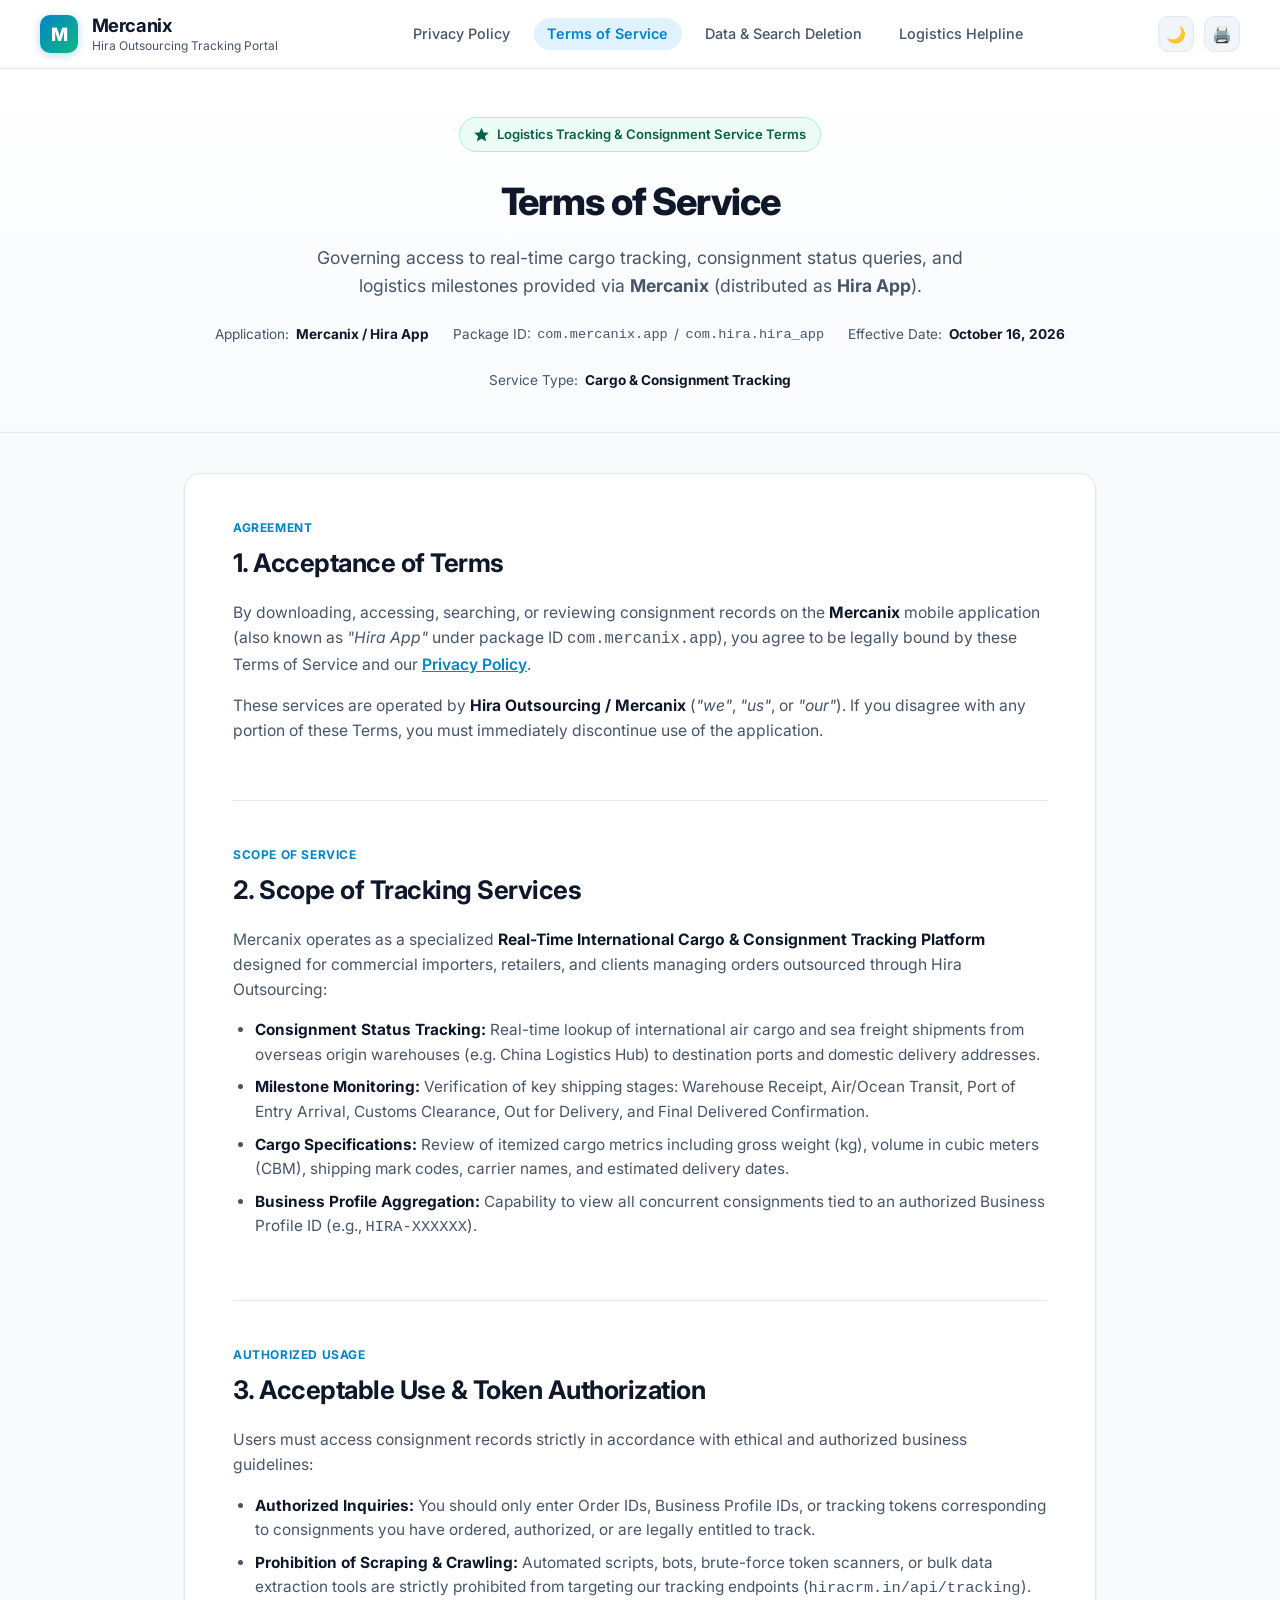
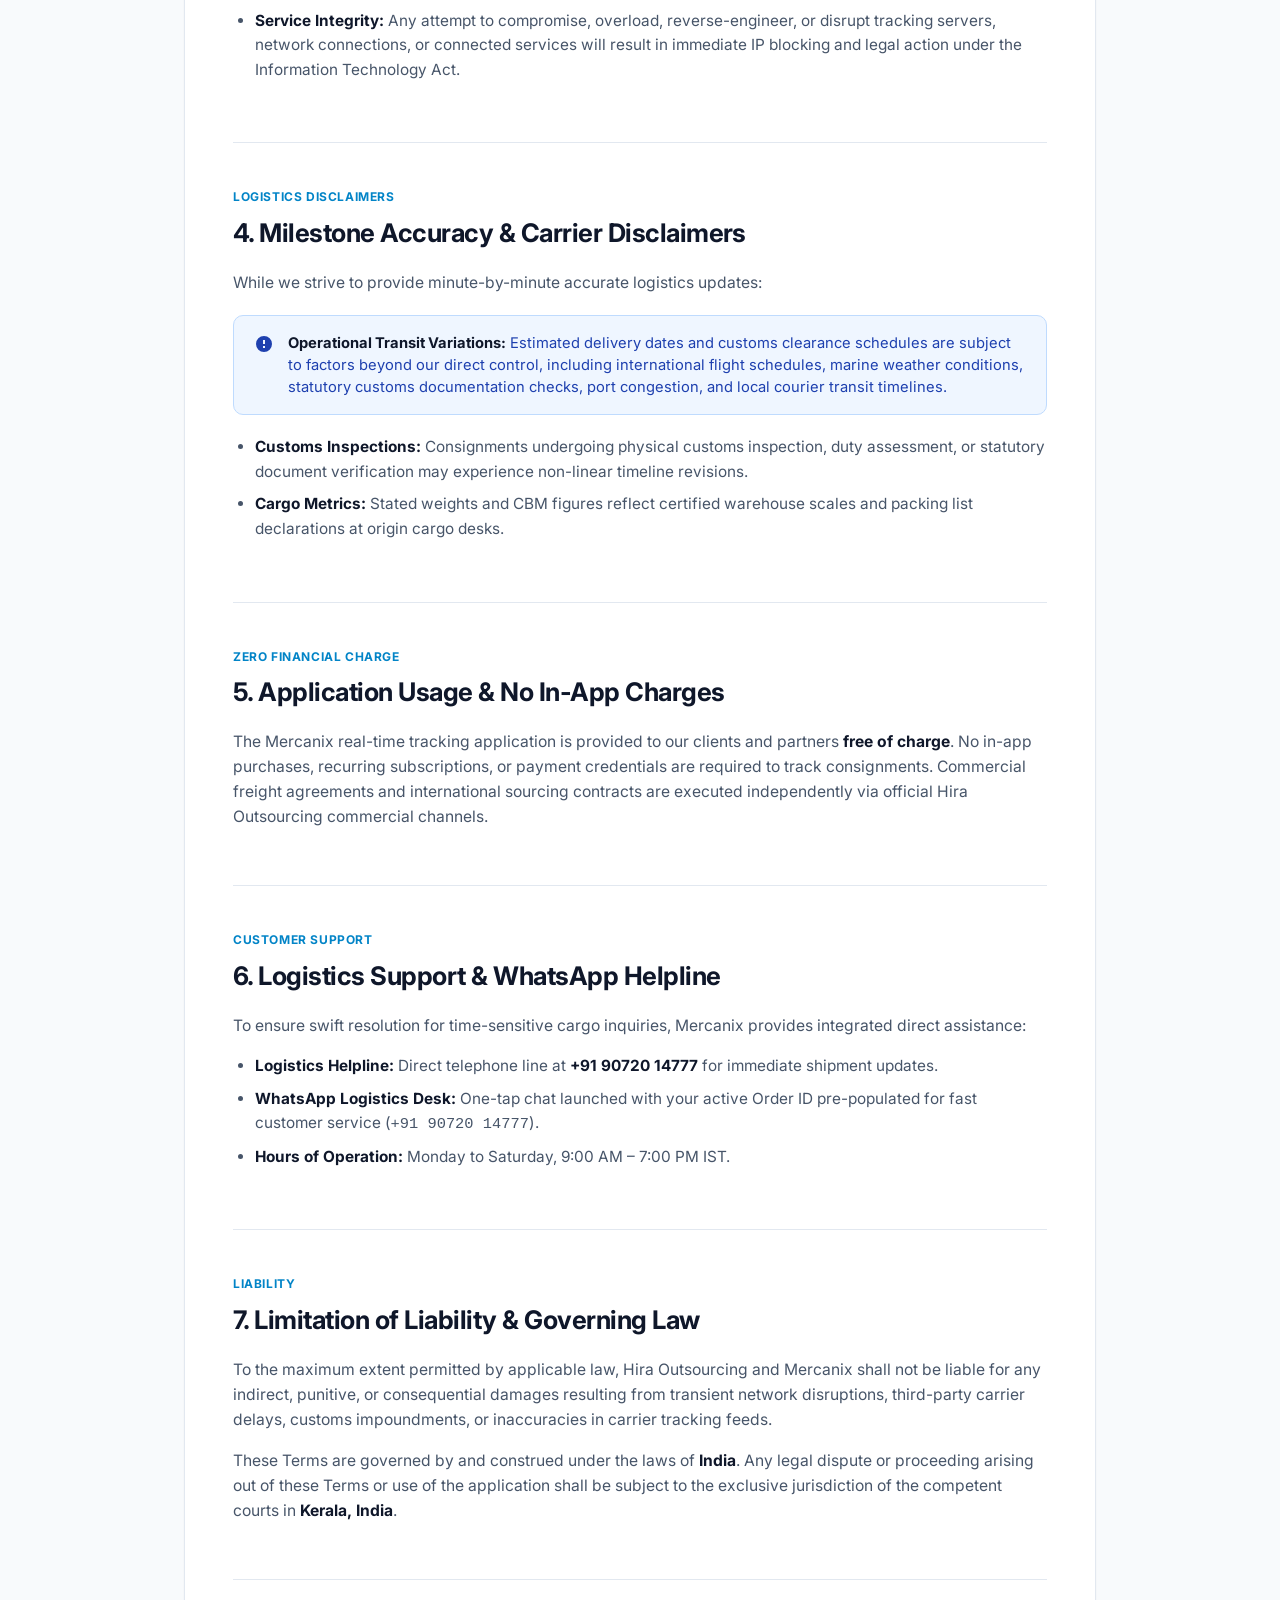
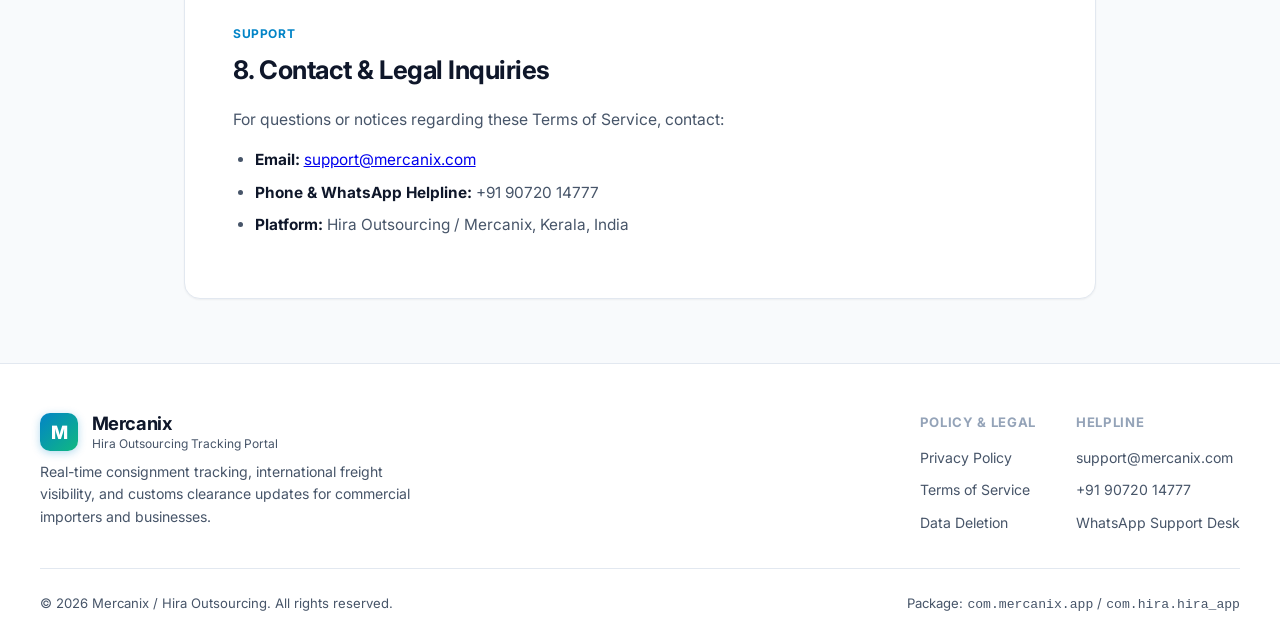
<file: terms.html>
<!DOCTYPE html>
<html lang="en">
<head>
  <meta charset="UTF-8">
  <meta name="viewport" content="width=device-width, initial-scale=1.0">
  <title>Terms of Service - Mercanix (Hira App) | Logistics Tracking Portal</title>
  <meta name="description" content="Terms of Service for Mercanix (Hira App) - Real-time consignment, cargo milestone, and logistics tracking platform.">
  <link rel="preconnect" href="https://fonts.googleapis.com">
  <link rel="preconnect" href="https://fonts.gstatic.com" crossorigin>
  <link href="https://fonts.googleapis.com/css2?family=Inter:wght@400;500;600;700;800&display=swap" rel="stylesheet">
  <link rel="stylesheet" href="style.css">
</head>
<body>
  <!-- Header Navigation -->
  <header class="site-header">
    <div class="header-container">
      <a href="index.html" class="brand-wrapper">
        <div class="brand-icon">M</div>
        <div class="brand-info">
          <h1>Mercanix</h1>
          <span>Hira Outsourcing Tracking Portal</span>
        </div>
      </a>

      <nav>
        <ul class="nav-menu">
          <li><a href="index.html" class="nav-link">Privacy Policy</a></li>
          <li><a href="terms.html" class="nav-link active">Terms of Service</a></li>
          <li><a href="deletion.html" class="nav-link">Data & Search Deletion</a></li>
          <li><a href="#contact" class="nav-link">Logistics Helpline</a></li>
        </ul>
      </nav>

      <div class="header-actions">
        <button id="theme-toggle" class="btn-icon" title="Toggle Dark/Light Mode" aria-label="Toggle Theme">
          🌙
        </button>
        <button onclick="window.print()" class="btn-icon" title="Print or Save as PDF" aria-label="Print Document">
          🖨️
        </button>
      </div>
    </div>
  </header>

  <!-- Hero Section -->
  <section class="hero-banner">
    <div class="hero-container">
      <div class="compliance-badge">
        <svg viewBox="0 0 20 20"><path d="M10 1l2.9 6.2 6.8.6-5.1 4.5 1.5 6.7-6.1-3.5-6.1 3.5 1.5-6.7-5.1-4.5 6.8-.6L10 1z"/></svg>
        Logistics Tracking & Consignment Service Terms
      </div>
      <h1 class="hero-title">Terms of Service</h1>
      <p class="hero-subtitle">
        Governing access to real-time cargo tracking, consignment status queries, and logistics milestones provided via <strong>Mercanix</strong> (distributed as <strong>Hira App</strong>).
      </p>

      <div class="hero-meta-strip">
        <div class="meta-item">
          <span>Application:</span>
          <strong>Mercanix / Hira App</strong>
        </div>
        <div class="meta-item">
          <span>Package ID:</span>
          <code>com.mercanix.app</code> / <code>com.hira.hira_app</code>
        </div>
        <div class="meta-item">
          <span>Effective Date:</span>
          <strong>October 16, 2026</strong>
        </div>
        <div class="meta-item">
          <span>Service Type:</span>
          <strong>Cargo & Consignment Tracking</strong>
        </div>
      </div>
    </div>
  </section>

  <!-- Main Container -->
  <div class="main-wrapper" style="grid-template-columns: 1fr; max-width: 960px;">
    <article class="policy-content">

      <!-- Section 1 -->
      <section class="policy-section">
        <span class="section-tag">Agreement</span>
        <h2>1. Acceptance of Terms</h2>
        <p>
          By downloading, accessing, searching, or reviewing consignment records on the <strong>Mercanix</strong> mobile application (also known as <em>"Hira App"</em> under package ID <code>com.mercanix.app</code>), you agree to be legally bound by these Terms of Service and our <a href="index.html" style="color: var(--primary); font-weight: 600;">Privacy Policy</a>.
        </p>
        <p>
          These services are operated by <strong>Hira Outsourcing / Mercanix</strong> (<em>"we"</em>, <em>"us"</em>, or <em>"our"</em>). If you disagree with any portion of these Terms, you must immediately discontinue use of the application.
        </p>
      </section>

      <!-- Section 2 -->
      <section class="policy-section">
        <span class="section-tag">Scope of Service</span>
        <h2>2. Scope of Tracking Services</h2>
        <p>
          Mercanix operates as a specialized <strong>Real-Time International Cargo & Consignment Tracking Platform</strong> designed for commercial importers, retailers, and clients managing orders outsourced through Hira Outsourcing:
        </p>
        <ul>
          <li><strong>Consignment Status Tracking:</strong> Real-time lookup of international air cargo and sea freight shipments from overseas origin warehouses (e.g. China Logistics Hub) to destination ports and domestic delivery addresses.</li>
          <li><strong>Milestone Monitoring:</strong> Verification of key shipping stages: Warehouse Receipt, Air/Ocean Transit, Port of Entry Arrival, Customs Clearance, Out for Delivery, and Final Delivered Confirmation.</li>
          <li><strong>Cargo Specifications:</strong> Review of itemized cargo metrics including gross weight (kg), volume in cubic meters (CBM), shipping mark codes, carrier names, and estimated delivery dates.</li>
          <li><strong>Business Profile Aggregation:</strong> Capability to view all concurrent consignments tied to an authorized Business Profile ID (e.g., <code>HIRA-XXXXXX</code>).</li>
        </ul>
      </section>

      <!-- Section 3 -->
      <section class="policy-section">
        <span class="section-tag">Authorized Usage</span>
        <h2>3. Acceptable Use & Token Authorization</h2>
        <p>
          Users must access consignment records strictly in accordance with ethical and authorized business guidelines:
        </p>
        <ul>
          <li><strong>Authorized Inquiries:</strong> You should only enter Order IDs, Business Profile IDs, or tracking tokens corresponding to consignments you have ordered, authorized, or are legally entitled to track.</li>
          <li><strong>Prohibition of Scraping & Crawling:</strong> Automated scripts, bots, brute-force token scanners, or bulk data extraction tools are strictly prohibited from targeting our tracking endpoints (<code>hiracrm.in/api/tracking</code>).</li>
          <li><strong>Service Integrity:</strong> Any attempt to compromise, overload, reverse-engineer, or disrupt tracking servers, network connections, or connected services will result in immediate IP blocking and legal action under the Information Technology Act.</li>
        </ul>
      </section>

      <!-- Section 4 -->
      <section class="policy-section">
        <span class="section-tag">Logistics Disclaimers</span>
        <h2>4. Milestone Accuracy & Carrier Disclaimers</h2>
        <p>
          While we strive to provide minute-by-minute accurate logistics updates:
        </p>
        <div class="alert-box info">
          <svg viewBox="0 0 20 20"><path d="M10 2a8 8 0 100 16 8 8 0 000-16zm1 12H9v-2h2v2zm0-4H9V6h2v4z"/></svg>
          <div>
            <strong>Operational Transit Variations:</strong> Estimated delivery dates and customs clearance schedules are subject to factors beyond our direct control, including international flight schedules, marine weather conditions, statutory customs documentation checks, port congestion, and local courier transit timelines.
          </div>
        </div>
        <ul>
          <li><strong>Customs Inspections:</strong> Consignments undergoing physical customs inspection, duty assessment, or statutory document verification may experience non-linear timeline revisions.</li>
          <li><strong>Cargo Metrics:</strong> Stated weights and CBM figures reflect certified warehouse scales and packing list declarations at origin cargo desks.</li>
        </ul>
      </section>

      <!-- Section 5 -->
      <section class="policy-section">
        <span class="section-tag">Zero Financial Charge</span>
        <h2>5. Application Usage & No In-App Charges</h2>
        <p>
          The Mercanix real-time tracking application is provided to our clients and partners <strong>free of charge</strong>. No in-app purchases, recurring subscriptions, or payment credentials are required to track consignments. Commercial freight agreements and international sourcing contracts are executed independently via official Hira Outsourcing commercial channels.
        </p>
      </section>

      <!-- Section 6 -->
      <section class="policy-section">
        <span class="section-tag">Customer Support</span>
        <h2>6. Logistics Support & WhatsApp Helpline</h2>
        <p>
          To ensure swift resolution for time-sensitive cargo inquiries, Mercanix provides integrated direct assistance:
        </p>
        <ul>
          <li><strong>Logistics Helpline:</strong> Direct telephone line at <strong>+91 90720 14777</strong> for immediate shipment updates.</li>
          <li><strong>WhatsApp Logistics Desk:</strong> One-tap chat launched with your active Order ID pre-populated for fast customer service (<code>+91 90720 14777</code>).</li>
          <li><strong>Hours of Operation:</strong> Monday to Saturday, 9:00 AM – 7:00 PM IST.</li>
        </ul>
      </section>

      <!-- Section 7 -->
      <section class="policy-section">
        <span class="section-tag">Liability</span>
        <h2>7. Limitation of Liability & Governing Law</h2>
        <p>
          To the maximum extent permitted by applicable law, Hira Outsourcing and Mercanix shall not be liable for any indirect, punitive, or consequential damages resulting from transient network disruptions, third-party carrier delays, customs impoundments, or inaccuracies in carrier tracking feeds.
        </p>
        <p>
          These Terms are governed by and construed under the laws of <strong>India</strong>. Any legal dispute or proceeding arising out of these Terms or use of the application shall be subject to the exclusive jurisdiction of the competent courts in <strong>Kerala, India</strong>.
        </p>
      </section>

      <!-- Section 8 -->
      <section id="contact" class="policy-section">
        <span class="section-tag">Support</span>
        <h2>8. Contact & Legal Inquiries</h2>
        <p>For questions or notices regarding these Terms of Service, contact:</p>
        <ul>
          <li><strong>Email:</strong> <a href="mailto:support@mercanix.com">support@mercanix.com</a></li>
          <li><strong>Phone & WhatsApp Helpline:</strong> +91 90720 14777</li>
          <li><strong>Platform:</strong> Hira Outsourcing / Mercanix, Kerala, India</li>
        </ul>
      </section>

    </article>
  </div>

  <!-- Footer -->
  <footer class="site-footer">
    <div class="footer-container">
      <div class="footer-top">
        <div class="footer-brand">
          <div class="brand-wrapper">
            <div class="brand-icon">M</div>
            <div class="brand-info">
              <h1>Mercanix</h1>
              <span>Hira Outsourcing Tracking Portal</span>
            </div>
          </div>
          <p>
            Real-time consignment tracking, international freight visibility, and customs clearance updates for commercial importers and businesses.
          </p>
        </div>

        <div class="footer-links">
          <div class="footer-col">
            <h5>Policy & Legal</h5>
            <ul>
              <li><a href="index.html">Privacy Policy</a></li>
              <li><a href="terms.html">Terms of Service</a></li>
              <li><a href="deletion.html">Data Deletion</a></li>
            </ul>
          </div>
          <div class="footer-col">
            <h5>Helpline</h5>
            <ul>
              <li><a href="mailto:support@mercanix.com">support@mercanix.com</a></li>
              <li><a href="tel:+919072014777">+91 90720 14777</a></li>
              <li><a href="https://wa.me/919072014777" target="_blank" rel="noopener">WhatsApp Support Desk</a></li>
            </ul>
          </div>
        </div>
      </div>

      <div class="footer-bottom">
        <div>&copy; 2026 Mercanix / Hira Outsourcing. All rights reserved.</div>
        <div>Package: <code>com.mercanix.app</code> / <code>com.hira.hira_app</code></div>
      </div>
    </div>
  </footer>

  <script>
    // Theme toggle
    const themeToggleBtn = document.getElementById('theme-toggle');
    const savedTheme = localStorage.getItem('mercanix_theme') || (window.matchMedia('(prefers-color-scheme: dark)').matches ? 'dark' : 'light');
    document.documentElement.setAttribute('data-theme', savedTheme);
    if (themeToggleBtn) {
      themeToggleBtn.innerHTML = savedTheme === 'dark' ? '☀️' : '🌙';
      themeToggleBtn.addEventListener('click', () => {
        const currentTheme = document.documentElement.getAttribute('data-theme');
        const newTheme = currentTheme === 'dark' ? 'light' : 'dark';
        document.documentElement.setAttribute('data-theme', newTheme);
        localStorage.setItem('mercanix_theme', newTheme);
        themeToggleBtn.innerHTML = newTheme === 'dark' ? '☀️' : '🌙';
      });
    }
  </script>
</body>
</html>
</file>
<file: style.css>
/* ==========================================================================
   Mercanix / Hira App - Privacy Policy & Legal Portal Stylesheet
   Modern, Clean, Responsive, and Google Play Store Compliant
   ========================================================================== */

:root {
  --primary: #0284c7;
  --primary-hover: #0369a1;
  --primary-light: #e0f2fe;
  --accent: #10b981;
  --accent-light: #d1fae5;
  --accent-dark: #047857;
  
  --bg-page: #f8fafc;
  --bg-card: #ffffff;
  --bg-card-alt: #f1f5f9;
  --bg-nav: rgba(255, 255, 255, 0.92);
  --border-color: #e2e8f0;
  --border-focus: #38bdf8;
  
  --text-main: #0f172a;
  --text-muted: #475569;
  --text-light: #94a3b8;
  
  --badge-bg: #ecfdf5;
  --badge-text: #065f46;
  --badge-border: #a7f3d0;
  
  --alert-info-bg: #eff6ff;
  --alert-info-border: #bfdbfe;
  --alert-info-text: #1e40af;
  
  --alert-warn-bg: #fffbeb;
  --alert-warn-border: #fde68a;
  --alert-warn-text: #92400e;
  
  --shadow-sm: 0 1px 2px 0 rgba(0, 0, 0, 0.05);
  --shadow-md: 0 4px 6px -1px rgba(0, 0, 0, 0.08), 0 2px 4px -2px rgba(0, 0, 0, 0.05);
  --shadow-lg: 0 10px 15px -3px rgba(0, 0, 0, 0.08), 0 4px 6px -4px rgba(0, 0, 0, 0.04);
  
  --radius-sm: 6px;
  --radius-md: 10px;
  --radius-lg: 16px;
  --radius-full: 9999px;
  
  --font-sans: 'Inter', -apple-system, BlinkMacSystemFont, "Segoe UI", Roboto, Helvetica, Arial, sans-serif;
  --font-mono: ui-monospace, SFMono-Regular, Menlo, Monaco, Consolas, monospace;
}

[data-theme="dark"] {
  --bg-page: #0b0f19;
  --bg-card: #131b2e;
  --bg-card-alt: #1e293b;
  --bg-nav: rgba(19, 27, 46, 0.92);
  --border-color: #27354f;
  --border-focus: #38bdf8;
  
  --text-main: #f8fafc;
  --text-muted: #94a3b8;
  --text-light: #64748b;
  
  --badge-bg: rgba(16, 185, 129, 0.15);
  --badge-text: #34d399;
  --badge-border: rgba(16, 185, 129, 0.3);
  
  --alert-info-bg: rgba(30, 58, 138, 0.25);
  --alert-info-border: rgba(59, 130, 246, 0.35);
  --alert-info-text: #93c5fd;
  
  --alert-warn-bg: rgba(146, 64, 14, 0.25);
  --alert-warn-border: rgba(245, 158, 11, 0.35);
  --alert-warn-text: #fde68a;
  
  --shadow-sm: 0 1px 2px 0 rgba(0, 0, 0, 0.3);
  --shadow-md: 0 4px 6px -1px rgba(0, 0, 0, 0.4);
  --shadow-lg: 0 10px 15px -3px rgba(0, 0, 0, 0.5);
}

/* Base Reset */
*, *::before, *::after {
  box-sizing: border-box;
  margin: 0;
  padding: 0;
}

html {
  scroll-behavior: smooth;
  font-size: 16px;
  line-height: 1.6;
}

body {
  font-family: var(--font-sans);
  background-color: var(--bg-page);
  color: var(--text-main);
  transition: background-color 0.25s ease, color 0.25s ease;
  -webkit-font-smoothing: antialiased;
  -moz-osx-font-smoothing: grayscale;
}

/* Reading Progress Bar */
#progress-bar {
  position: fixed;
  top: 0;
  left: 0;
  height: 3px;
  background: linear-gradient(90deg, var(--primary), var(--accent));
  width: 0%;
  z-index: 999;
  transition: width 0.1s ease-out;
}

/* Header & Navigation */
header.site-header {
  position: sticky;
  top: 0;
  background: var(--bg-nav);
  backdrop-filter: blur(12px);
  -webkit-backdrop-filter: blur(12px);
  border-bottom: 1px solid var(--border-color);
  z-index: 100;
  padding: 0.85rem 1.5rem;
}

.header-container {
  max-width: 1200px;
  margin: 0 auto;
  display: flex;
  align-items: center;
  justify-content: space-between;
  gap: 1rem;
}

.brand-wrapper {
  display: flex;
  align-items: center;
  gap: 0.85rem;
  text-decoration: none;
  color: inherit;
}

.brand-icon {
  width: 38px;
  height: 38px;
  border-radius: var(--radius-md);
  background: linear-gradient(135deg, #0284c7, #10b981);
  display: flex;
  align-items: center;
  justify-content: center;
  color: white;
  font-weight: 800;
  font-size: 1.15rem;
  box-shadow: 0 2px 8px rgba(2, 132, 199, 0.3);
}

.brand-info h1 {
  font-size: 1.15rem;
  font-weight: 700;
  letter-spacing: -0.02em;
  color: var(--text-main);
  line-height: 1.2;
}

.brand-info span {
  font-size: 0.75rem;
  color: var(--text-muted);
  display: block;
}

.nav-menu {
  display: flex;
  align-items: center;
  gap: 0.6rem;
  list-style: none;
}

.nav-link {
  text-decoration: none;
  font-size: 0.9rem;
  font-weight: 500;
  color: var(--text-muted);
  padding: 0.45rem 0.85rem;
  border-radius: var(--radius-full);
  transition: all 0.2s ease;
}

.nav-link:hover {
  color: var(--primary);
  background: var(--bg-card-alt);
}

.nav-link.active {
  color: var(--primary);
  background: var(--primary-light);
  font-weight: 600;
}

[data-theme="dark"] .nav-link.active {
  background: rgba(2, 132, 199, 0.2);
  color: #38bdf8;
}

.header-actions {
  display: flex;
  align-items: center;
  gap: 0.6rem;
}

.btn-icon {
  background: var(--bg-card-alt);
  border: 1px solid var(--border-color);
  color: var(--text-muted);
  padding: 0.45rem;
  border-radius: var(--radius-md);
  cursor: pointer;
  display: inline-flex;
  align-items: center;
  justify-content: center;
  transition: all 0.2s ease;
  font-size: 1rem;
  width: 36px;
  height: 36px;
}

.btn-icon:hover {
  color: var(--text-main);
  border-color: var(--border-focus);
}

/* Hero Section */
.hero-banner {
  background: linear-gradient(180deg, var(--bg-card) 0%, var(--bg-page) 100%);
  border-bottom: 1px solid var(--border-color);
  padding: 3rem 1.5rem 2.5rem;
}

.hero-container {
  max-width: 1100px;
  margin: 0 auto;
  text-align: center;
}

.compliance-badge {
  display: inline-flex;
  align-items: center;
  gap: 0.5rem;
  padding: 0.35rem 0.85rem;
  border-radius: var(--radius-full);
  background: var(--badge-bg);
  border: 1px solid var(--badge-border);
  color: var(--badge-text);
  font-size: 0.82rem;
  font-weight: 600;
  margin-bottom: 1.25rem;
}

.compliance-badge svg {
  width: 15px;
  height: 15px;
  fill: currentColor;
}

.hero-title {
  font-size: 2.35rem;
  font-weight: 800;
  letter-spacing: -0.03em;
  color: var(--text-main);
  margin-bottom: 0.75rem;
}

.hero-subtitle {
  font-size: 1.1rem;
  color: var(--text-muted);
  max-width: 650px;
  margin: 0 auto 1.5rem;
}

.hero-meta-strip {
  display: flex;
  flex-wrap: wrap;
  justify-content: center;
  gap: 1.5rem;
  font-size: 0.85rem;
  color: var(--text-muted);
}

.meta-item {
  display: inline-flex;
  align-items: center;
  gap: 0.4rem;
}

.meta-item strong {
  color: var(--text-main);
}

/* Quick Search Bar */
.search-wrapper {
  max-width: 540px;
  margin: 1.5rem auto 0;
  position: relative;
}

.search-input {
  width: 100%;
  padding: 0.75rem 1rem 0.75rem 2.5rem;
  border-radius: var(--radius-full);
  border: 1px solid var(--border-color);
  background: var(--bg-card);
  color: var(--text-main);
  font-size: 0.92rem;
  outline: none;
  box-shadow: var(--shadow-sm);
  transition: all 0.2s ease;
}

.search-input:focus {
  border-color: var(--primary);
  box-shadow: 0 0 0 3px rgba(2, 132, 199, 0.15);
}

.search-icon {
  position: absolute;
  left: 0.9rem;
  top: 50%;
  transform: translateY(-50%);
  color: var(--text-light);
  pointer-events: none;
}

/* Main Container & Layout */
.main-wrapper {
  max-width: 1200px;
  margin: 2.5rem auto;
  padding: 0 1.5rem;
  display: grid;
  grid-template-columns: 280px 1fr;
  gap: 2.5rem;
  align-items: start;
}

/* Sticky Sidebar Table of Contents */
aside.toc-sidebar {
  position: sticky;
  top: 5.5rem;
  background: var(--bg-card);
  border: 1px solid var(--border-color);
  border-radius: var(--radius-lg);
  padding: 1.25rem;
  box-shadow: var(--shadow-sm);
  max-height: calc(100vh - 7rem);
  overflow-y: auto;
}

.toc-header {
  font-size: 0.82rem;
  text-transform: uppercase;
  letter-spacing: 0.05em;
  font-weight: 700;
  color: var(--text-light);
  margin-bottom: 0.85rem;
  display: flex;
  align-items: center;
  justify-content: space-between;
}

.toc-list {
  list-style: none;
  display: flex;
  flex-direction: column;
  gap: 0.25rem;
}

.toc-link {
  display: block;
  padding: 0.45rem 0.65rem;
  font-size: 0.87rem;
  color: var(--text-muted);
  text-decoration: none;
  border-radius: var(--radius-sm);
  transition: all 0.15s ease;
  line-height: 1.35;
}

.toc-link:hover {
  color: var(--primary);
  background: var(--bg-card-alt);
}

.toc-link.active {
  color: var(--primary);
  background: var(--primary-light);
  font-weight: 600;
  border-left: 3px solid var(--primary);
}

[data-theme="dark"] .toc-link.active {
  background: rgba(2, 132, 199, 0.15);
}

/* Content Area */
article.policy-content {
  background: var(--bg-card);
  border: 1px solid var(--border-color);
  border-radius: var(--radius-lg);
  padding: 2.5rem 3rem;
  box-shadow: var(--shadow-sm);
}

/* Content Sections */
.policy-section {
  padding-bottom: 2.5rem;
  margin-bottom: 2.5rem;
  border-bottom: 1px solid var(--border-color);
}

.policy-section:last-child {
  border-bottom: none;
  margin-bottom: 0;
  padding-bottom: 0;
}

.section-tag {
  display: inline-block;
  font-size: 0.75rem;
  font-weight: 700;
  text-transform: uppercase;
  letter-spacing: 0.05em;
  color: var(--primary);
  margin-bottom: 0.4rem;
}

.policy-section h2 {
  font-size: 1.6rem;
  font-weight: 700;
  letter-spacing: -0.02em;
  color: var(--text-main);
  margin-bottom: 1rem;
  display: flex;
  align-items: center;
  gap: 0.5rem;
}

.policy-section h3 {
  font-size: 1.15rem;
  font-weight: 600;
  color: var(--text-main);
  margin: 1.5rem 0 0.6rem;
}

.policy-section p {
  color: var(--text-muted);
  margin-bottom: 1rem;
  font-size: 0.98rem;
}

.policy-section ul, .policy-section ol {
  margin: 0 0 1.25rem 1.35rem;
  color: var(--text-muted);
}

.policy-section li {
  margin-bottom: 0.5rem;
  font-size: 0.96rem;
}

.policy-section strong {
  color: var(--text-main);
}

/* Callout Alert Boxes */
.alert-box {
  border-radius: var(--radius-md);
  padding: 1rem 1.25rem;
  margin: 1.25rem 0;
  display: flex;
  gap: 0.85rem;
  font-size: 0.92rem;
  line-height: 1.5;
}

.alert-box.info {
  background: var(--alert-info-bg);
  border: 1px solid var(--alert-info-border);
  color: var(--alert-info-text);
}

.alert-box.warning {
  background: var(--alert-warn-bg);
  border: 1px solid var(--alert-warn-border);
  color: var(--alert-warn-text);
}

.alert-box svg {
  flex-shrink: 0;
  width: 20px;
  height: 20px;
  margin-top: 0.15rem;
  fill: currentColor;
}

/* Tables for Data Disclosure */
.data-table-container {
  overflow-x: auto;
  margin: 1.25rem 0 1.75rem;
  border-radius: var(--radius-md);
  border: 1px solid var(--border-color);
}

table.data-table {
  width: 100%;
  border-collapse: collapse;
  text-align: left;
  font-size: 0.9rem;
}

table.data-table th {
  background: var(--bg-card-alt);
  color: var(--text-main);
  font-weight: 600;
  padding: 0.85rem 1rem;
  border-bottom: 1px solid var(--border-color);
}

table.data-table td {
  padding: 0.85rem 1rem;
  border-bottom: 1px solid var(--border-color);
  color: var(--text-muted);
  vertical-align: top;
}

table.data-table tr:last-child td {
  border-bottom: none;
}

/* Buttons */
.btn {
  display: inline-flex;
  align-items: center;
  justify-content: center;
  gap: 0.5rem;
  font-weight: 600;
  font-size: 0.92rem;
  padding: 0.65rem 1.25rem;
  border-radius: var(--radius-md);
  text-decoration: none;
  cursor: pointer;
  transition: all 0.2s ease;
  border: none;
}

.btn-primary {
  background: var(--primary);
  color: white;
  box-shadow: 0 2px 6px rgba(2, 132, 199, 0.25);
}

.btn-primary:hover {
  background: var(--primary-hover);
  transform: translateY(-1px);
}

.btn-accent {
  background: var(--accent);
  color: white;
  box-shadow: 0 2px 6px rgba(16, 185, 129, 0.25);
}

.btn-accent:hover {
  background: var(--accent-dark);
  transform: translateY(-1px);
}

.btn-outline {
  background: transparent;
  color: var(--text-main);
  border: 1px solid var(--border-color);
}

.btn-outline:hover {
  background: var(--bg-card-alt);
  border-color: var(--border-focus);
}

/* Card Grids */
.cards-grid {
  display: grid;
  grid-template-columns: repeat(auto-fit, minmax(240px, 1fr));
  gap: 1rem;
  margin: 1.25rem 0;
}

.feature-card {
  background: var(--bg-card-alt);
  border: 1px solid var(--border-color);
  border-radius: var(--radius-md);
  padding: 1.15rem;
}

.feature-card h4 {
  font-size: 1rem;
  color: var(--text-main);
  margin-bottom: 0.4rem;
  display: flex;
  align-items: center;
  gap: 0.5rem;
}

.feature-card p {
  font-size: 0.87rem;
  color: var(--text-muted);
  margin-bottom: 0;
}

/* Interactive Deletion Form */
.deletion-form-card {
  background: var(--bg-card-alt);
  border: 1px solid var(--border-color);
  border-radius: var(--radius-lg);
  padding: 2rem;
  margin: 1.5rem 0;
}

.form-group {
  margin-bottom: 1.25rem;
}

.form-label {
  display: block;
  font-size: 0.88rem;
  font-weight: 600;
  color: var(--text-main);
  margin-bottom: 0.4rem;
}

.form-input, .form-textarea, .form-select {
  width: 100%;
  padding: 0.75rem 0.95rem;
  border-radius: var(--radius-md);
  border: 1px solid var(--border-color);
  background: var(--bg-card);
  color: var(--text-main);
  font-size: 0.92rem;
  font-family: inherit;
  outline: none;
  transition: all 0.2s ease;
}

.form-input:focus, .form-textarea:focus, .form-select:focus {
  border-color: var(--primary);
  box-shadow: 0 0 0 3px rgba(2, 132, 199, 0.15);
}

.form-hint {
  font-size: 0.78rem;
  color: var(--text-light);
  margin-top: 0.35rem;
}

/* Footer */
footer.site-footer {
  background: var(--bg-card);
  border-top: 1px solid var(--border-color);
  padding: 3rem 1.5rem 2rem;
  margin-top: 4rem;
}

.footer-container {
  max-width: 1200px;
  margin: 0 auto;
  display: flex;
  flex-direction: column;
  gap: 2rem;
}

.footer-top {
  display: flex;
  justify-content: space-between;
  align-items: flex-start;
  flex-wrap: wrap;
  gap: 2rem;
}

.footer-brand p {
  color: var(--text-muted);
  font-size: 0.88rem;
  max-width: 380px;
  margin-top: 0.5rem;
}

.footer-links {
  display: flex;
  gap: 2.5rem;
  flex-wrap: wrap;
}

.footer-col h5 {
  font-size: 0.82rem;
  font-weight: 700;
  text-transform: uppercase;
  color: var(--text-light);
  margin-bottom: 0.75rem;
  letter-spacing: 0.05em;
}

.footer-col ul {
  list-style: none;
  display: flex;
  flex-direction: column;
  gap: 0.45rem;
}

.footer-col a {
  text-decoration: none;
  color: var(--text-muted);
  font-size: 0.88rem;
  transition: color 0.15s ease;
}

.footer-col a:hover {
  color: var(--primary);
}

.footer-bottom {
  border-top: 1px solid var(--border-color);
  padding-top: 1.5rem;
  display: flex;
  justify-content: space-between;
  align-items: center;
  flex-wrap: wrap;
  gap: 1rem;
  font-size: 0.82rem;
  color: var(--text-muted);
}

/* Responsive Media Queries */
@media (max-width: 960px) {
  .main-wrapper {
    grid-template-columns: 1fr;
  }
  
  aside.toc-sidebar {
    display: none;
  }
  
  article.policy-content {
    padding: 1.75rem 1.5rem;
  }
  
  .hero-title {
    font-size: 1.85rem;
  }
}

@media (max-width: 640px) {
  .header-container {
    flex-direction: column;
    align-items: flex-start;
  }
  
  .nav-menu {
    width: 100%;
    overflow-x: auto;
    padding-bottom: 0.25rem;
  }
  
  .footer-top {
    flex-direction: column;
  }
}

/* Print Stylesheet (Optimized for Play Store review PDF generation) */
@media print {
  header.site-header,
  #progress-bar,
  .search-wrapper,
  aside.toc-sidebar,
  .btn,
  .theme-toggle,
  footer.site-footer {
    display: none !important;
  }
  
  body {
    background: white !important;
    color: black !important;
    font-size: 11pt;
  }
  
  .main-wrapper {
    max-width: 100% !important;
    margin: 0 !important;
    padding: 0 !important;
    display: block !important;
  }
  
  article.policy-content {
    border: none !important;
    box-shadow: none !important;
    padding: 0 !important;
  }
  
  .hero-banner {
    border: none !important;
    background: transparent !important;
    padding: 1rem 0 !important;
  }
}
</file>
